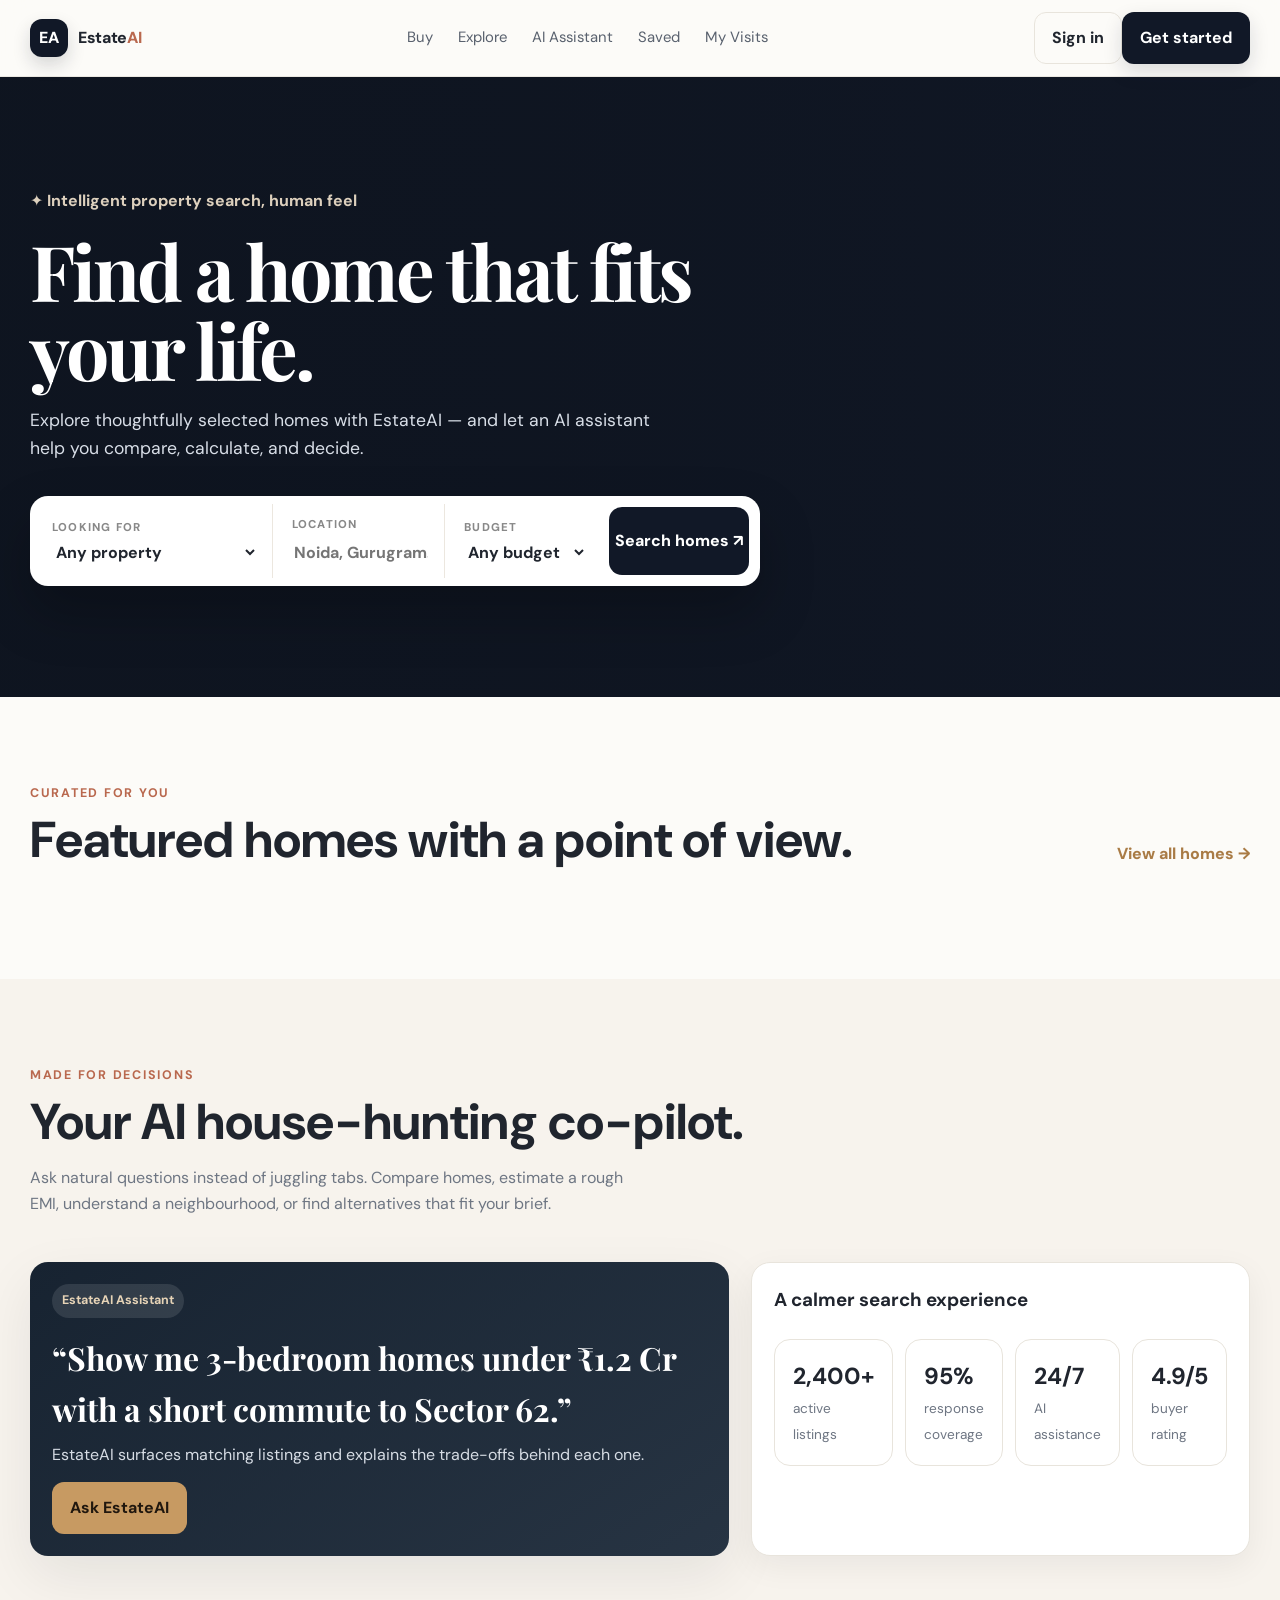
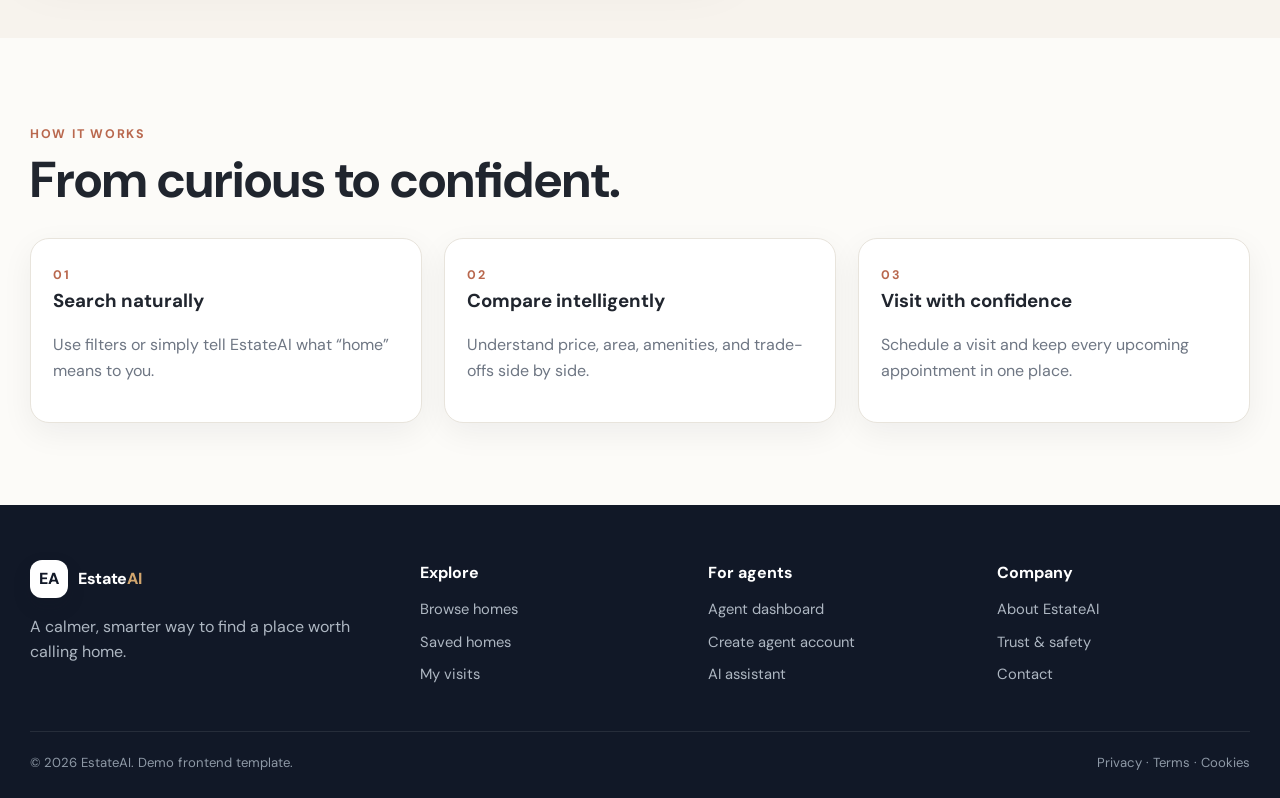
<file: frontend/index.html>
<!doctype html>
<html lang="en">
  <head>
    <meta charset="utf-8" />
    <meta name="viewport" content="width=device-width,initial-scale=1" />
    <title>EstateAI — Find a place you’ll love</title>
    <link rel="stylesheet" href="style.css" />
  </head>
  <body>
    <header class="navbar">
      <div class="container nav-inner">
        <a class="brand" href="index.html"
          ><span class="brand-mark">EA</span
          ><span>Estate<span style="color: #b9684e">AI</span></span></a
        >
        <nav class="nav-links">
          <a href="properties.html">Buy</a><a href="properties.html">Explore</a
          ><a href="chat.html">AI Assistant</a>
          <a href="saved-properties.html">Saved</a
          ><a href="my-visits.html">My Visits</a>
        </nav>
        <div class="nav-actions">
          <!-- Logged-out button -->
          <div id="guest-actions">
            <a class="btn btn-outline" href="login.html"> Sign in </a>

            <a class="btn btn-dark" href="register.html"> Get started </a>
          </div>

          <!-- Logged-in user area -->
          <div id="user-actions" class="user-menu" style="display: none">
            <div class="user-info">
              <span id="user-avatar" class="avatar">RR</span>

              <div class="user-details">
                <small>Welcome back</small>
                <span id="user-name">Rupesh Rana</span>
              </div>
            </div>

            <button id="logoutBtn" class="btn btn-outline" type="button">
              Logout
            </button>
          </div>
          <button
            class="menu-toggle"
            aria-label="Toggle navigation menu"
            aria-expanded="false"
            type="button"
          >☰</button>
        </div>
      </div>
    </header>

    <main>
      <section class="hero">
        <div class="container">
          <div class="hero-content">
            <div class="hero-kicker">
              ✦ Intelligent property search, human feel
            </div>
            <h1>Find a home that fits your life.</h1>
            <p>
              Explore thoughtfully selected homes with EstateAI — and let an AI
              assistant help you compare, calculate, and decide.
            </p>
            <form class="search-shell" action="properties.html">
              <div class="search-field">
                <label>Looking for</label
                ><select name="type">
                  <option>Any property</option>
                  <option>Apartment</option>
                  <option>Villa</option>
                  <option>Independent House</option>
                </select>
              </div>
              <div class="search-field">
                <label>Location</label
                ><input name="location" placeholder="Noida, Gurugram..." />
              </div>
              <div class="search-field">
                <label>Budget</label
                ><select name="budget">
                  <option>Any budget</option>
                  <option>Under ₹1 Cr</option>
                  <option>₹1–2 Cr</option>
                  <option>₹2–5 Cr</option>
                </select>
              </div>
              <button class="search-submit">Search homes ↗</button>
            </form>
          </div>
        </div>
      </section>

      <section class="section">
        <div class="container">
          <div class="section-head">
            <div>
              <span class="eyebrow">Curated for you</span>
              <h2>Featured homes with a point of view.</h2>
            </div>
            <a class="link-more" href="properties.html">View all homes →</a>
          </div>
          <div class="property-grid" data-featured></div>
        </div>
      </section>

      <section class="section alt">
        <div class="container">
          <div class="section-head">
            <div>
              <span class="eyebrow">Made for decisions</span>
              <h2>Your AI house-hunting co-pilot.</h2>
              <p class="section-intro">
                Ask natural questions instead of juggling tabs. Compare homes,
                estimate a rough EMI, understand a neighbourhood, or find
                alternatives that fit your brief.
              </p>
            </div>
          </div>
          <div class="dashboard-grid">
            <div class="ai-callout">
              <span
                class="badge"
                style="background: rgba(255, 255, 255, 0.11); color: #e7d4b7"
                >EstateAI Assistant</span
              >
              <h3 class="serif" style="font-size: 2rem; margin: 14px 0 6px">
                “Show me 3-bedroom homes under ₹1.2 Cr with a short commute to
                Sector 62.”
              </h3>
              <p>
                EstateAI surfaces matching listings and explains the trade-offs
                behind each one.
              </p>
              <a class="btn btn-gold" href="chat.html">Ask EstateAI</a>
            </div>
            <div class="panel">
              <h3>A calmer search experience</h3>
              <div class="stats">
                <div class="stat">
                  <strong>2,400+</strong><span>active listings</span>
                </div>
                <div class="stat">
                  <strong>95%</strong><span>response coverage</span>
                </div>
                <div class="stat">
                  <strong>24/7</strong><span>AI assistance</span>
                </div>
                <div class="stat">
                  <strong>4.9/5</strong><span>buyer rating</span>
                </div>
              </div>
            </div>
          </div>
        </div>
      </section>
      <section class="section">
        <div class="container">
          <div class="section-head">
            <div>
              <span class="eyebrow">How it works</span>
              <h2>From curious to confident.</h2>
            </div>
          </div>
          <div class="property-grid">
            <div class="panel">
              <span class="eyebrow">01</span>
              <h3>Search naturally</h3>
              <p class="muted">
                Use filters or simply tell EstateAI what “home” means to you.
              </p>
            </div>
            <div class="panel">
              <span class="eyebrow">02</span>
              <h3>Compare intelligently</h3>
              <p class="muted">
                Understand price, area, amenities, and trade-offs side by side.
              </p>
            </div>
            <div class="panel">
              <span class="eyebrow">03</span>
              <h3>Visit with confidence</h3>
              <p class="muted">
                Schedule a visit and keep every upcoming appointment in one
                place.
              </p>
            </div>
          </div>
        </div>
      </section>
    </main>
    <footer class="footer">
      <div class="container">
        <div class="footer-grid">
          <div>
            <div class="brand">
              <span class="brand-mark" style="background: #fff; color: #111827"
                >EA</span
              ><span style="color: #fff"
                >Estate<span style="color: #d1a56d">AI</span></span
              >
            </div>
            <p style="max-width: 320px; color: #aeb7c2">
              A calmer, smarter way to find a place worth calling home.
            </p>
          </div>
          <div>
            <h4>Explore</h4>
            <a href="properties.html">Browse homes</a
            ><a href="saved-properties.html">Saved homes</a
            ><a href="my-visits.html">My visits</a>
          </div>
          <div>
            <h4>For agents</h4>
            <a href="agent-dashboard.html">Agent dashboard</a
            ><a href="register.html">Create agent account</a
            ><a href="chat.html">AI assistant</a>
          </div>
          <div>
            <h4>Company</h4>
            <a href="#">About EstateAI</a><a href="#">Trust & safety</a
            ><a href="#">Contact</a>
          </div>
        </div>
        <div class="footer-bottom">
          <span>© 2026 EstateAI. Demo frontend template.</span
          ><span>Privacy · Terms · Cookies</span>
        </div>
      </div>
    </footer>
    <script src="app.js"></script>
    <script src="js/properties.js"></script>
  </body>
</html>
</file>
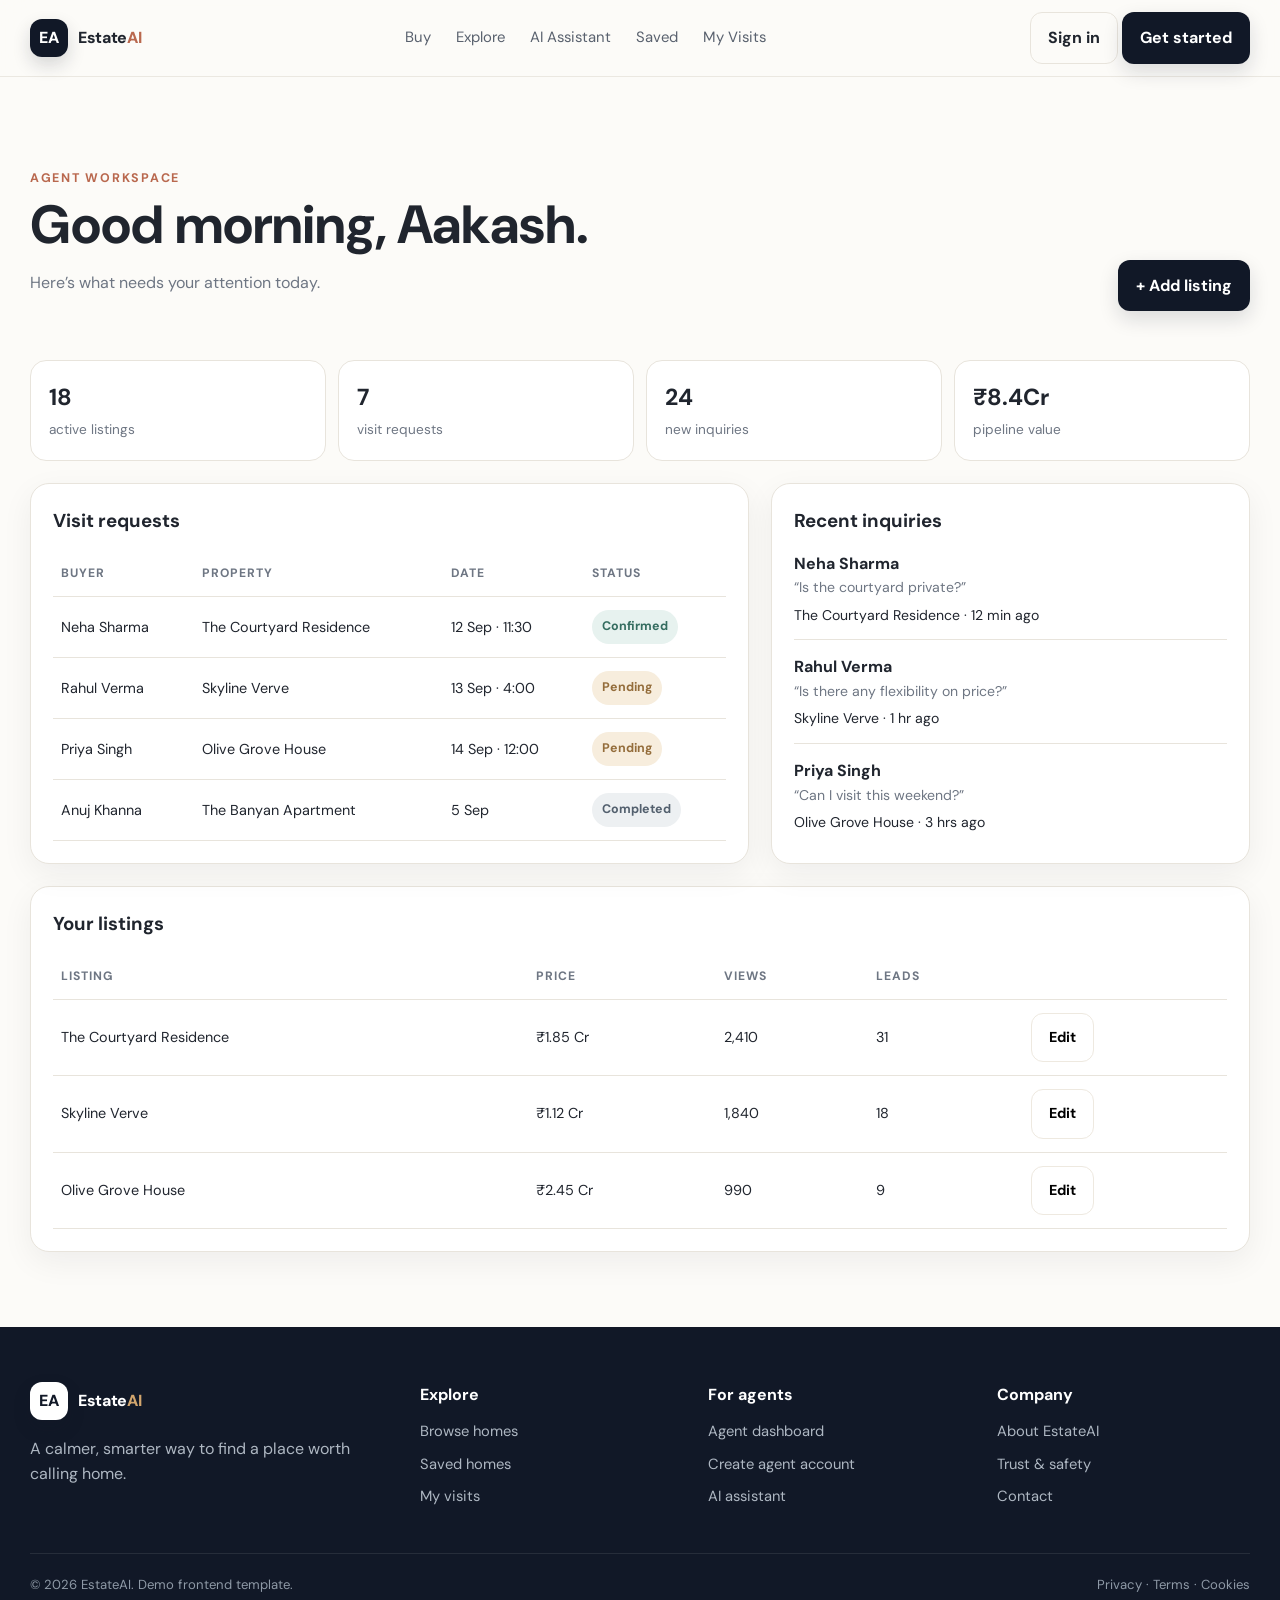
<file: frontend/agent-dashboard.html>
<!doctype html>
<html lang="en">
  <head>
    <meta charset="utf-8" />
    <meta name="viewport" content="width=device-width,initial-scale=1" />
    <title>Agent dashboard — EstateAI</title>
    <link rel="stylesheet" href="style.css" />
  </head>
  <body>
    <header class="navbar">
      <div class="container nav-inner">
        <a class="brand" href="index.html"
          ><span class="brand-mark">EA</span
          ><span>Estate<span style="color: #b9684e">AI</span></span></a
        >
        <nav class="nav-links">
          <a href="properties.html">Buy</a><a href="properties.html">Explore</a
          ><a href="chat.html">AI Assistant</a>
          <a href="saved-properties.html">Saved</a
          ><a href="my-visits.html">My Visits</a>
        </nav>
        <div class="nav-actions">
          <!-- Logged-out button -->
          <div id="guest-actions">
            <a class="btn btn-outline" href="login.html"> Sign in </a>

            <a class="btn btn-dark" href="register.html"> Get started </a>
          </div>

          <!-- Logged-in user area -->
          <div id="user-actions" class="user-menu" style="display: none">
            <div class="user-info">
              <span id="user-avatar" class="avatar">RR</span>

              <div class="user-details">
                <small>Welcome back</small>
                <span id="user-name">Rupesh Rana</span>
              </div>
            </div>

            <button id="logoutBtn" class="btn btn-outline" type="button">
              Logout
            </button>
          </div>
          <button
            class="menu-toggle"
            aria-label="Toggle navigation menu"
            aria-expanded="false"
            type="button"
          >☰</button>
        </div>
      </div>
    </header>

    <main class="page-shell">
      <div class="container">
        <div
          class="page-head"
          style="
            display: flex;
            justify-content: space-between;
            align-items: end;
            gap: 20px;
            flex-wrap: wrap;
          "
        >
          <div>
            <span class="eyebrow">Agent workspace</span>
            <h1>Good morning, Aakash.</h1>
            <p class="muted">Here’s what needs your attention today.</p>
          </div>
          <button
            class="btn btn-dark"
            onclick="EstateAI.toast('New listing form opened')"
          >
            + Add listing
          </button>
        </div>
        <div class="stats">
          <div class="stat">
            <strong>18</strong><span>active listings</span>
          </div>
          <div class="stat"><strong>7</strong><span>visit requests</span></div>
          <div class="stat"><strong>24</strong><span>new inquiries</span></div>
          <div class="stat">
            <strong>₹8.4Cr</strong><span>pipeline value</span>
          </div>
        </div>
        <div class="dashboard-grid" style="margin-top: 22px">
          <div class="panel">
            <h3>Visit requests</h3>
            <table class="table">
              <thead>
                <tr>
                  <th>Buyer</th>
                  <th>Property</th>
                  <th>Date</th>
                  <th>Status</th>
                </tr>
              </thead>
              <tbody>
                <tr>
                  <td>Neha Sharma</td>
                  <td>The Courtyard Residence</td>
                  <td>12 Sep · 11:30</td>
                  <td><span class="badge confirmed">Confirmed</span></td>
                </tr>
                <tr>
                  <td>Rahul Verma</td>
                  <td>Skyline Verve</td>
                  <td>13 Sep · 4:00</td>
                  <td><span class="badge pending">Pending</span></td>
                </tr>
                <tr>
                  <td>Priya Singh</td>
                  <td>Olive Grove House</td>
                  <td>14 Sep · 12:00</td>
                  <td><span class="badge pending">Pending</span></td>
                </tr>
                <tr>
                  <td>Anuj Khanna</td>
                  <td>The Banyan Apartment</td>
                  <td>5 Sep</td>
                  <td><span class="badge completed">Completed</span></td>
                </tr>
              </tbody>
            </table>
          </div>
          <div class="panel">
            <h3>Recent inquiries</h3>
            <div style="display: grid; gap: 14px">
              <div
                style="
                  padding-bottom: 13px;
                  border-bottom: 1px solid var(--line);
                "
              >
                <strong>Neha Sharma</strong>
                <div class="small muted">“Is the courtyard private?”</div>
                <div class="small" style="margin-top: 5px">
                  The Courtyard Residence · 12 min ago
                </div>
              </div>
              <div
                style="
                  padding-bottom: 13px;
                  border-bottom: 1px solid var(--line);
                "
              >
                <strong>Rahul Verma</strong>
                <div class="small muted">
                  “Is there any flexibility on price?”
                </div>
                <div class="small" style="margin-top: 5px">
                  Skyline Verve · 1 hr ago
                </div>
              </div>
              <div>
                <strong>Priya Singh</strong>
                <div class="small muted">“Can I visit this weekend?”</div>
                <div class="small" style="margin-top: 5px">
                  Olive Grove House · 3 hrs ago
                </div>
              </div>
            </div>
          </div>
        </div>
        <div class="panel" style="margin-top: 22px">
          <h3>Your listings</h3>
          <table class="table">
            <thead>
              <tr>
                <th>Listing</th>
                <th>Price</th>
                <th>Views</th>
                <th>Leads</th>
                <th></th>
              </tr>
            </thead>
            <tbody>
              <tr>
                <td>The Courtyard Residence</td>
                <td>₹1.85 Cr</td>
                <td>2,410</td>
                <td>31</td>
                <td>
                  <button
                    class="btn btn-light"
                    onclick="EstateAI.toast('Edit listing opened')"
                  >
                    Edit
                  </button>
                </td>
              </tr>
              <tr>
                <td>Skyline Verve</td>
                <td>₹1.12 Cr</td>
                <td>1,840</td>
                <td>18</td>
                <td>
                  <button
                    class="btn btn-light"
                    onclick="EstateAI.toast('Edit listing opened')"
                  >
                    Edit
                  </button>
                </td>
              </tr>
              <tr>
                <td>Olive Grove House</td>
                <td>₹2.45 Cr</td>
                <td>990</td>
                <td>9</td>
                <td>
                  <button
                    class="btn btn-light"
                    onclick="EstateAI.toast('Edit listing opened')"
                  >
                    Edit
                  </button>
                </td>
              </tr>
            </tbody>
          </table>
        </div>
      </div>
    </main>
    <footer class="footer">
      <div class="container">
        <div class="footer-grid">
          <div>
            <div class="brand">
              <span class="brand-mark" style="background: #fff; color: #111827"
                >EA</span
              ><span style="color: #fff"
                >Estate<span style="color: #d1a56d">AI</span></span
              >
            </div>
            <p style="max-width: 320px; color: #aeb7c2">
              A calmer, smarter way to find a place worth calling home.
            </p>
          </div>
          <div>
            <h4>Explore</h4>
            <a href="properties.html">Browse homes</a
            ><a href="saved-properties.html">Saved homes</a
            ><a href="my-visits.html">My visits</a>
          </div>
          <div>
            <h4>For agents</h4>
            <a href="agent-dashboard.html">Agent dashboard</a
            ><a href="register.html">Create agent account</a
            ><a href="chat.html">AI assistant</a>
          </div>
          <div>
            <h4>Company</h4>
            <a href="#">About EstateAI</a><a href="#">Trust & safety</a
            ><a href="#">Contact</a>
          </div>
        </div>
        <div class="footer-bottom">
          <span>© 2026 EstateAI. Demo frontend template.</span
          ><span>Privacy · Terms · Cookies</span>
        </div>
      </div>
    </footer>
    <script src="app.js"></script>
  </body>
</html>
</file>
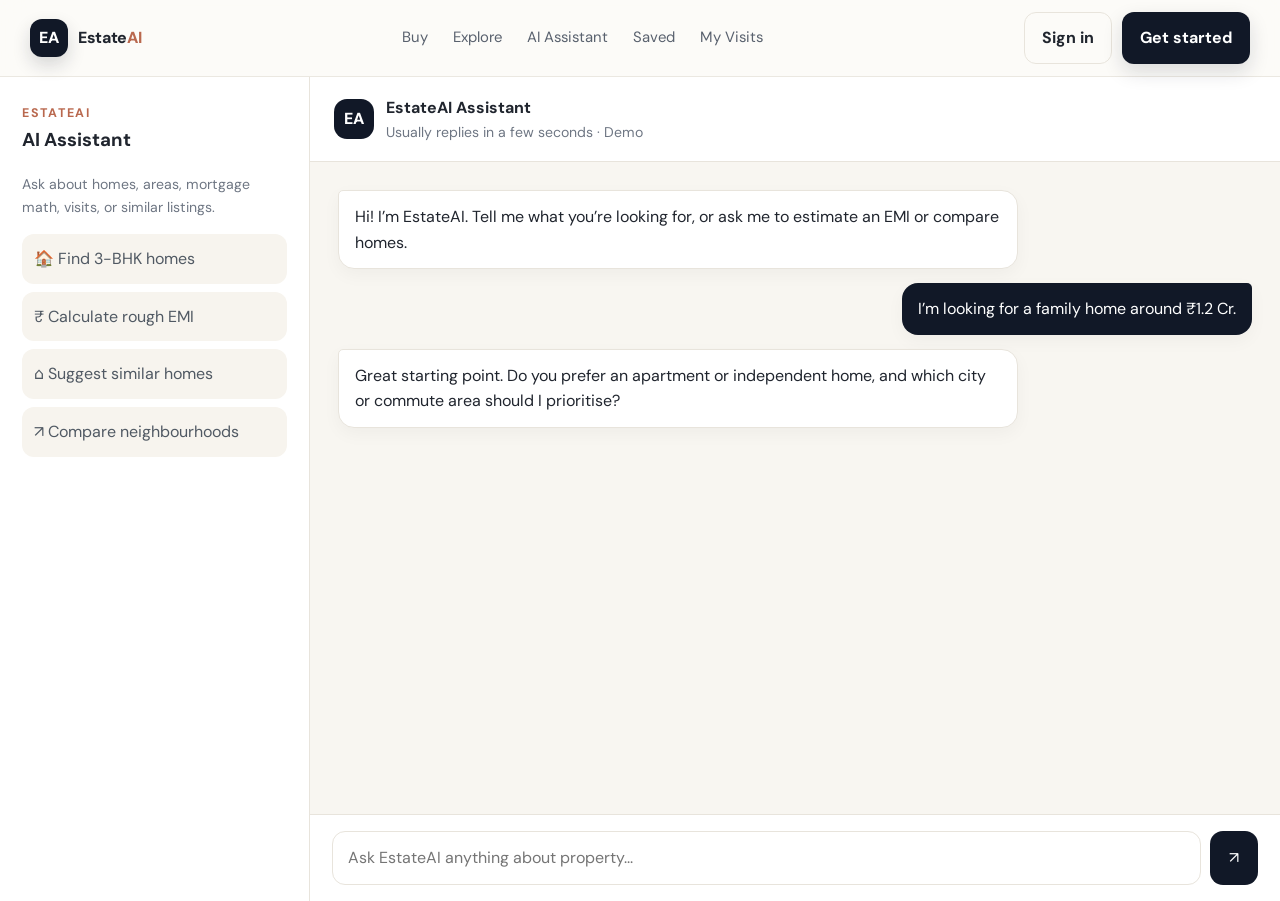
<file: frontend/chat.html>
<!doctype html>
<html lang="en">
  <head>
    <meta charset="utf-8" />
    <meta name="viewport" content="width=device-width,initial-scale=1" />
    <title>EstateAI Assistant</title>
    <link rel="stylesheet" href="style.css" />
  </head>
  <body>
    <header class="navbar">
      <div class="container nav-inner">
        <a class="brand" href="index.html"
          ><span class="brand-mark">EA</span
          ><span>Estate<span style="color: #b9684e">AI</span></span></a
        >
        <nav class="nav-links">
          <a href="properties.html">Buy</a><a href="properties.html">Explore</a
          ><a href="chat.html">AI Assistant</a>
          <a href="saved-properties.html">Saved</a
          ><a href="my-visits.html">My Visits</a>
        </nav>
        <div class="nav-actions">
          <a class="btn btn-outline" href="login.html">Sign in</a>
          <a class="btn btn-dark" href="register.html">Get started</a>
          <button
            class="menu-toggle"
            aria-label="Toggle navigation menu"
            aria-expanded="false"
            type="button"
          >☰</button>
        </div>
      </div>
    </header>

    <main class="chat-shell">
      <aside class="chat-side">
        <span class="eyebrow">EstateAI</span>
        <h3>AI Assistant</h3>
        <p class="small muted">
          Ask about homes, areas, mortgage math, visits, or similar listings.
        </p>
        <div class="chat-history">
          <button data-prompt="Show me 3-bedroom homes under ₹1.2 Cr in Noida">
            🏠 Find 3-BHK homes</button
          ><button
            data-prompt="Calculate a rough EMI for ₹1.2 Cr with 20% down for 20 years"
          >
            ₹ Calculate rough EMI</button
          ><button data-prompt="Suggest similar properties to Skyline Verve">
            ⌂ Suggest similar homes</button
          ><button
            data-prompt="Which neighbourhood is best for a short commute to Sector 62?"
          >
            ↗ Compare neighbourhoods
          </button>
        </div>
      </aside>
      <section class="chat-main">
        <div class="chat-top">
          <div class="ai-avatar">EA</div>
          <div>
            <strong>EstateAI Assistant</strong>
            <div class="small muted">
              Usually replies in a few seconds · Demo
            </div>
          </div>
        </div>
        <div class="chat-messages" id="chatMessages">
          <div class="bubble ai">
            Hi! I’m EstateAI. Tell me what you’re looking for, or ask me to
            estimate an EMI or compare homes.
          </div>
          <div class="bubble user">
            I’m looking for a family home around ₹1.2 Cr.
          </div>
          <div class="bubble ai">
            Great starting point. Do you prefer an apartment or independent
            home, and which city or commute area should I prioritise?
          </div>
        </div>
        <form class="chat-input" id="chatForm">
          <input
            id="chatInput"
            placeholder="Ask EstateAI anything about property..."
            autocomplete="off"
          /><button aria-label="Send">↗</button>
        </form>
      </section>
    </main>
    <script src="app.js"></script>
    <script src="js/properties.js"></script>
  </body>
</html>
</file>
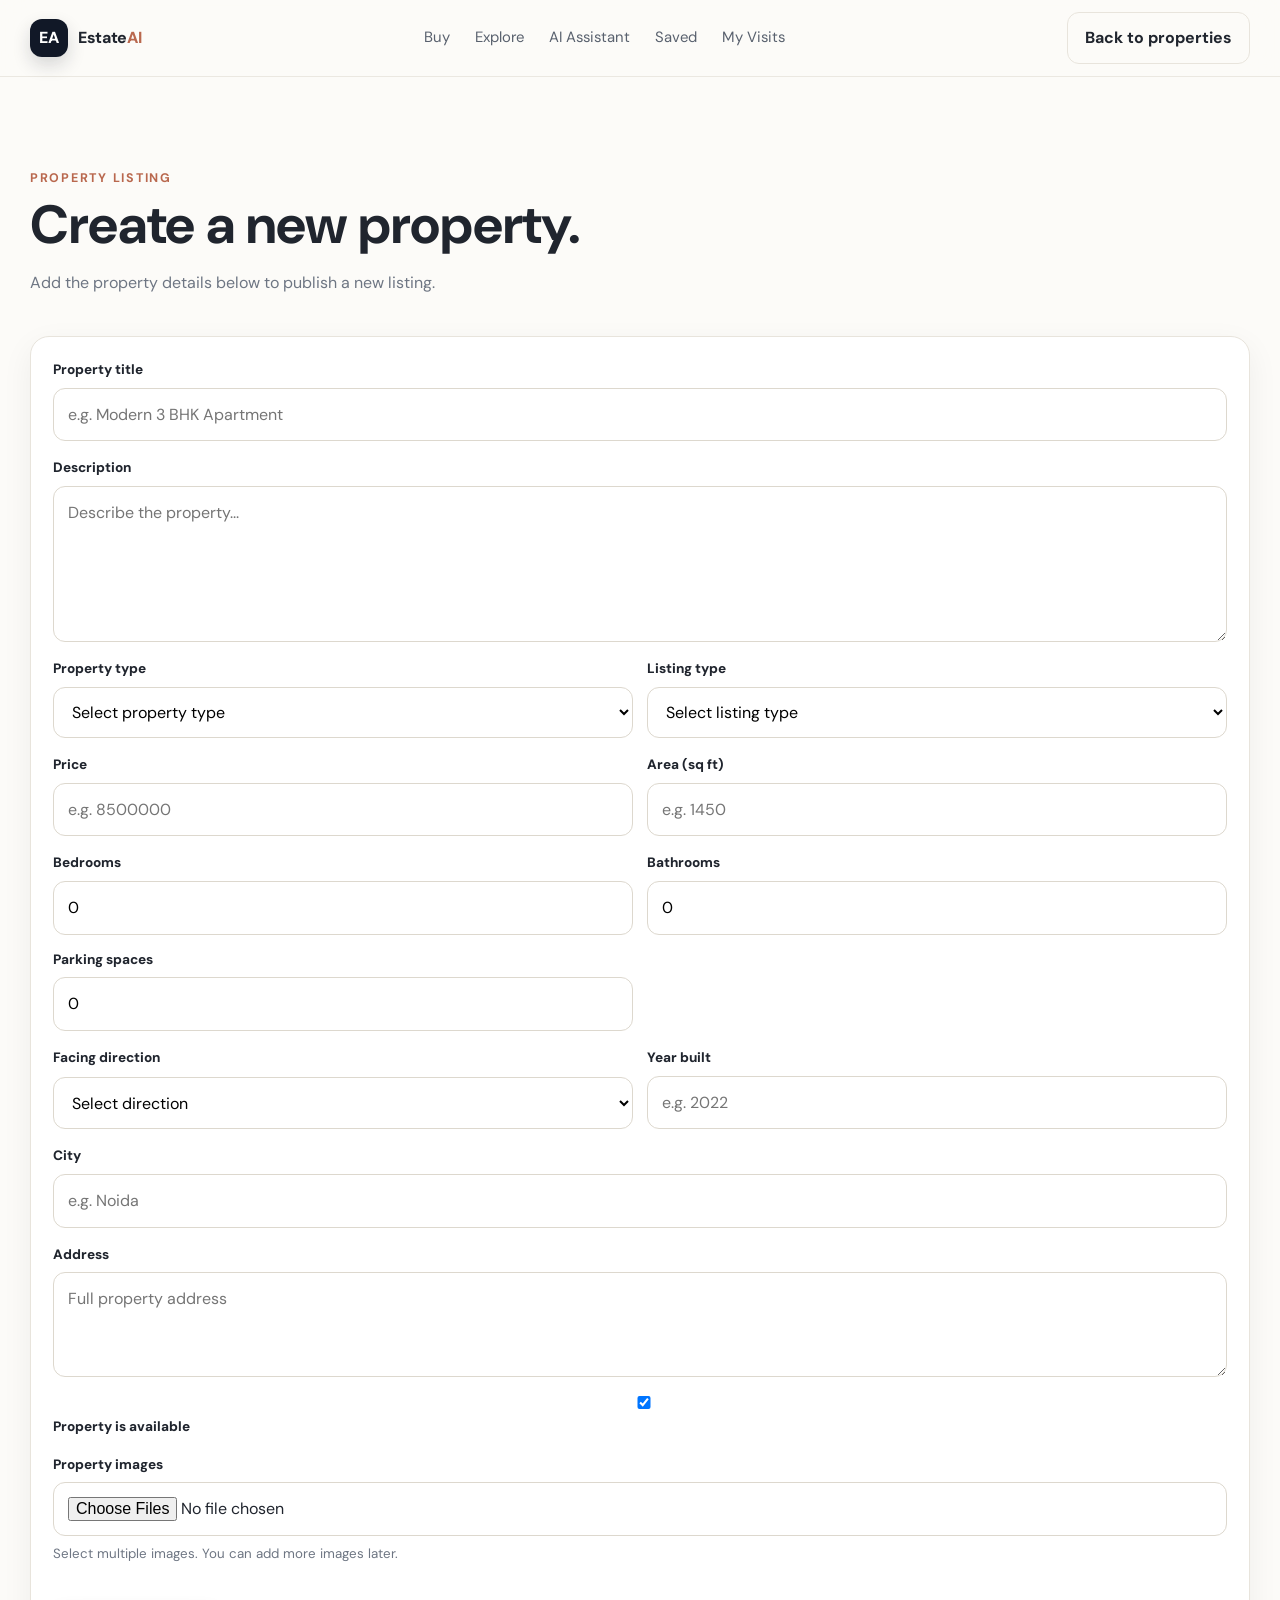
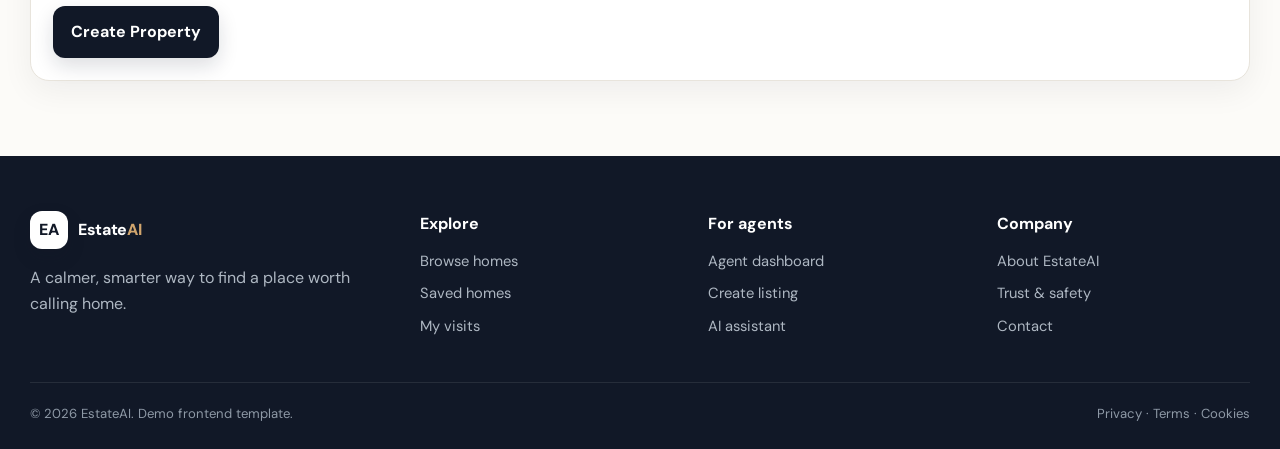
<file: frontend/create-property.html>
<!doctype html>

<html lang="en">
  <head>
    <meta charset="utf-8" />
    <meta name="viewport" content="width=device-width,initial-scale=1" />

    <title>Create Property — EstateAI</title>

    <link rel="stylesheet" href="style.css" />
  </head>

  <body>
    <!-- ================= NAVBAR ================= -->

    <header class="navbar">
      <div class="container nav-inner">
        <a class="brand" href="index.html">
          <span class="brand-mark">EA</span>
          <span>Estate<span style="color: #b9684e">AI</span></span>
        </a>

        <nav class="nav-links">
          <a href="properties.html">Buy</a>
          <a href="properties.html">Explore</a>
          <a href="chat.html">AI Assistant</a>
          <a href="saved-properties.html">Saved</a>
          <a href="my-visits.html">My Visits</a>
        </nav>

        <div class="nav-actions">
          <a class="btn btn-outline" href="properties.html">
            Back to properties
          </a>

          <button
            class="menu-toggle"
            aria-label="Toggle navigation menu"
            aria-expanded="false"
            type="button"
          >
            ☰
          </button>
        </div>
      </div>
    </header>

    <!-- ================= MAIN ================= -->

    <main class="page-shell">
      <div class="container">
        <div class="page-head">
          <span class="eyebrow"> Property listing </span>

          <h1>Create a new property.</h1>

          <p class="muted">
            Add the property details below to publish a new listing.
          </p>
        </div>

        <!-- ================= FORM ================= -->

        <section class="panel">
          <form id="create-property-form" class="form-grid">
            <!-- Title -->

            <div class="field">
              <label for="title"> Property title </label>

              <input
                id="title"
                name="title"
                type="text"
                placeholder="e.g. Modern 3 BHK Apartment"
                required
              />
            </div>

            <!-- Description -->

            <div class="field">
              <label for="description"> Description </label>

              <textarea
                id="description"
                name="description"
                rows="5"
                placeholder="Describe the property..."
                required
              ></textarea>
            </div>

            <!-- Property type + Listing type -->

            <div class="form-row">
              <div class="field">
                <label for="property_type"> Property type </label>

                <select id="property_type" name="property_type" required>
                  <option value="">Select property type</option>

                  <option value="apartment">Apartment</option>

                  <option value="house">House</option>

                  <option value="villa">Villa</option>

                  <option value="plot">Plot</option>

                  <option value="commercial">Commercial</option>
                </select>
              </div>

              <div class="field">
                <label for="listing_type"> Listing type </label>

                <select id="listing_type" name="listing_type" required>
                  <option value="">Select listing type</option>

                  <option value="sale">For Sale</option>

                  <option value="rent">For Rent</option>
                </select>
              </div>
            </div>

            <!-- Price + Area -->

            <div class="form-row">
              <div class="field">
                <label for="price"> Price </label>

                <input
                  id="price"
                  name="price"
                  type="number"
                  min="0"
                  step="0.01"
                  placeholder="e.g. 8500000"
                  required
                />
              </div>

              <div class="field">
                <label for="area_sqft"> Area (sq ft) </label>

                <input
                  id="area_sqft"
                  name="area_sqft"
                  type="number"
                  min="0"
                  placeholder="e.g. 1450"
                  required
                />
              </div>
            </div>

            <!-- Bedrooms + Bathrooms + Parking -->

            <div class="form-row">
              <div class="field">
                <label for="bedrooms"> Bedrooms </label>

                <input
                  id="bedrooms"
                  name="bedrooms"
                  type="number"
                  min="0"
                  value="0"
                />
              </div>

              <div class="field">
                <label for="bathrooms"> Bathrooms </label>

                <input
                  id="bathrooms"
                  name="bathrooms"
                  type="number"
                  min="0"
                  value="0"
                />
              </div>

              <div class="field">
                <label for="parking_spaces"> Parking spaces </label>

                <input
                  id="parking_spaces"
                  name="parking_spaces"
                  type="number"
                  min="0"
                  value="0"
                />
              </div>
            </div>

            <!-- Facing + Year -->

            <div class="form-row">
              <div class="field">
                <label for="facing_direction"> Facing direction </label>

                <select id="facing_direction" name="facing_direction" required>
                  <option value="">Select direction</option>

                  <option value="north">North</option>

                  <option value="south">South</option>

                  <option value="east">East</option>

                  <option value="west">West</option>

                  <option value="northeast">Northeast</option>

                  <option value="northwest">Northwest</option>

                  <option value="southeast">Southeast</option>

                  <option value="southwest">Southwest</option>
                </select>
              </div>

              <div class="field">
                <label for="year_built"> Year built </label>

                <input
                  id="year_built"
                  name="year_built"
                  type="number"
                  min="1800"
                  max="2100"
                  placeholder="e.g. 2022"
                />
              </div>
            </div>

            <!-- City -->

            <div class="field">
              <label for="city"> City </label>

              <input
                id="city"
                name="city"
                type="text"
                placeholder="e.g. Noida"
                required
              />
            </div>

            <!-- Address -->

            <div class="field">
              <label for="address"> Address </label>

              <textarea
                id="address"
                name="address"
                rows="3"
                placeholder="Full property address"
                required
              ></textarea>
            </div>

            <!-- Availability -->

            <div class="field">
              <label>
                <input
                  id="is_available"
                  name="is_available"
                  type="checkbox"
                  checked
                />

                Property is available
              </label>
            </div>

            <div class="field">
              <label for="property-images"> Property images </label>

              <input
                id="property-images"
                type="file"
                accept="image/*"
                multiple
              />

              <small class="muted">
                Select multiple images. You can add more images later.
              </small>
            </div>

            <div
              id="image-preview"
              style="
                display: grid;
                grid-template-columns: repeat(auto-fill, minmax(140px, 1fr));
                gap: 14px;
                margin-top: 10px;
              "
            ></div>

            <!-- Error / Success -->

            <div id="form-message" class="small" style="display: none"></div>

            <!-- Submit -->

            <div>
              <button
                id="create-property-btn"
                class="btn btn-dark"
                type="submit"
              >
                Create Property
              </button>
            </div>
          </form>
        </section>
      </div>
    </main>

    <!-- ================= FOOTER ================= -->

    <footer class="footer">
      <div class="container">
        <div class="footer-grid">
          <div>
            <div class="brand">
              <span class="brand-mark" style="background: #fff; color: #111827">
                EA
              </span>

              <span style="color: #fff">
                Estate<span style="color: #d1a56d">AI</span>
              </span>
            </div>

            <p style="max-width: 320px; color: #aeb7c2">
              A calmer, smarter way to find a place worth calling home.
            </p>
          </div>

          <div>
            <h4>Explore</h4>

            <a href="properties.html"> Browse homes </a>

            <a href="saved-properties.html"> Saved homes </a>

            <a href="my-visits.html"> My visits </a>
          </div>

          <div>
            <h4>For agents</h4>

            <a href="agent-dashboard.html"> Agent dashboard </a>

            <a href="create-property.html"> Create listing </a>

            <a href="chat.html"> AI assistant </a>
          </div>

          <div>
            <h4>Company</h4>

            <a href="#"> About EstateAI </a>

            <a href="#"> Trust & safety </a>

            <a href="#"> Contact </a>
          </div>
        </div>

        <div class="footer-bottom">
          <span> © 2026 EstateAI. Demo frontend template. </span>

          <span> Privacy · Terms · Cookies </span>
        </div>
      </div>
    </footer>

    <!-- ================= JS ================= -->

    <script src="js/api.js"></script>
    <script src="js/create-property.js"></script>
    <script src="app.js"></script>
  </body>
</html>
</file>
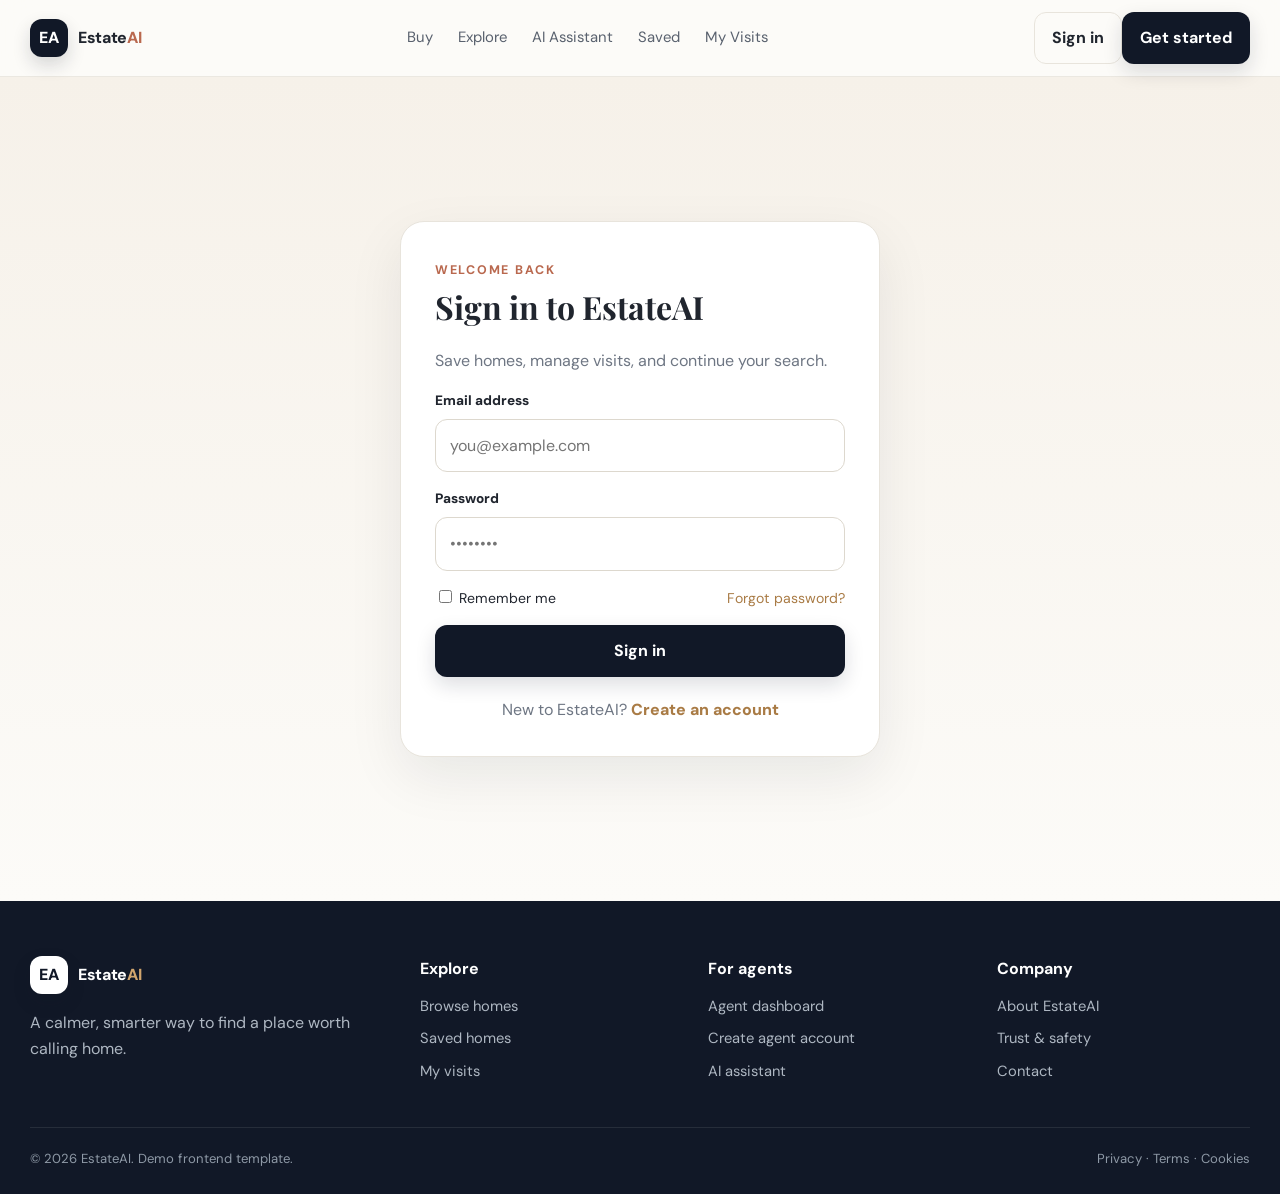
<file: frontend/login.html>
<!doctype html>
<html lang="en">
  <head>
    <meta charset="utf-8" />
    <meta name="viewport" content="width=device-width,initial-scale=1" />
    <title>Sign in — EstateAI</title>
    <link rel="stylesheet" href="style.css" />
  </head>
  <body>
    <header class="navbar">
      <div class="container nav-inner">
        <a class="brand" href="index.html"
          ><span class="brand-mark">EA</span
          ><span>Estate<span style="color: #b9684e">AI</span></span></a
        >
        <nav class="nav-links">
          <a href="properties.html">Buy</a><a href="properties.html">Explore</a
          ><a href="chat.html">AI Assistant</a>
          <a href="saved-properties.html">Saved</a
          ><a href="my-visits.html">My Visits</a>
        </nav>
        <div class="nav-actions">
          <!-- Logged-out button -->
          <div id="guest-actions">
            <a class="btn btn-outline" href="login.html"> Sign in </a>

            <a class="btn btn-dark" href="register.html"> Get started </a>
          </div>

          <!-- Logged-in user area -->
          <div id="user-actions" class="user-menu" style="display: none">
            <div class="user-info">
              <span id="user-avatar" class="avatar">RR</span>

              <div class="user-details">
                <small>Welcome back</small>
                <span id="user-name">Rupesh Rana</span>
              </div>
            </div>

            <button id="logoutBtn" class="btn btn-outline" type="button">
              Logout
            </button>
          </div>
          <button
            class="menu-toggle"
            aria-label="Toggle navigation menu"
            aria-expanded="false"
            type="button"
          >☰</button>
        </div>
      </div>
    </header>

    <main class="auth-wrap">
      <section class="auth-card">
        <span class="eyebrow">Welcome back</span>
        <h1 class="serif">Sign in to EstateAI</h1>
        <p class="muted">
          Save homes, manage visits, and continue your search.
        </p>

       <form class="form-grid" id="loginForm">
          <div class="field">
              <label>Email address</label>
              <input
                  id="loginEmail"
                  type="email"
                  placeholder="you@example.com"
                  required
              />
          </div>

          <div class="field">
              <label>Password</label>
              <input
                  id="loginPassword"
                  type="password"
                  placeholder="••••••••"
                  required
              />
          </div>

          <div
              style="
                  display: flex;
                  justify-content: space-between;
                  align-items: center;
              "
          >
              <label class="small">
                  <input type="checkbox" />
                  Remember me
              </label>

              <a
                  class="small"
                  style="color: var(--gold-dark)"
                  href="#"
              >
                  Forgot password?
              </a>
          </div>

          <button type="submit" class="btn btn-dark btn-block">
              Sign in
          </button>
      </form>
        <div style="text-align: center; margin-top: 20px; color: var(--muted)">
          New to EstateAI?
          <a
            href="register.html"
            style="color: var(--gold-dark); font-weight: 800"
            >Create an account</a
          >
        </div>
      </section>
    </main>
    <footer class="footer">
      <div class="container">
        <div class="footer-grid">
          <div>
            <div class="brand">
              <span class="brand-mark" style="background: #fff; color: #111827"
                >EA</span
              ><span style="color: #fff"
                >Estate<span style="color: #d1a56d">AI</span></span
              >
            </div>
            <p style="max-width: 320px; color: #aeb7c2">
              A calmer, smarter way to find a place worth calling home.
            </p>
          </div>
          <div>
            <h4>Explore</h4>
            <a href="properties.html">Browse homes</a
            ><a href="saved-properties.html">Saved homes</a
            ><a href="my-visits.html">My visits</a>
          </div>
          <div>
            <h4>For agents</h4>
            <a href="agent-dashboard.html">Agent dashboard</a
            ><a href="register.html">Create agent account</a
            ><a href="chat.html">AI assistant</a>
          </div>
          <div>
            <h4>Company</h4>
            <a href="#">About EstateAI</a><a href="#">Trust & safety</a
            ><a href="#">Contact</a>
          </div>
        </div>
        <div class="footer-bottom">
          <span>© 2026 EstateAI. Demo frontend template.</span
          ><span>Privacy · Terms · Cookies</span>
        </div>
      </div>
    </footer>
    <script src="js/api.js"></script>
    <script src="js/login.js"></script>
    <script src="app.js"></script>
    <script src="js/properties.js"></script>
  </body>
</html>
</file>
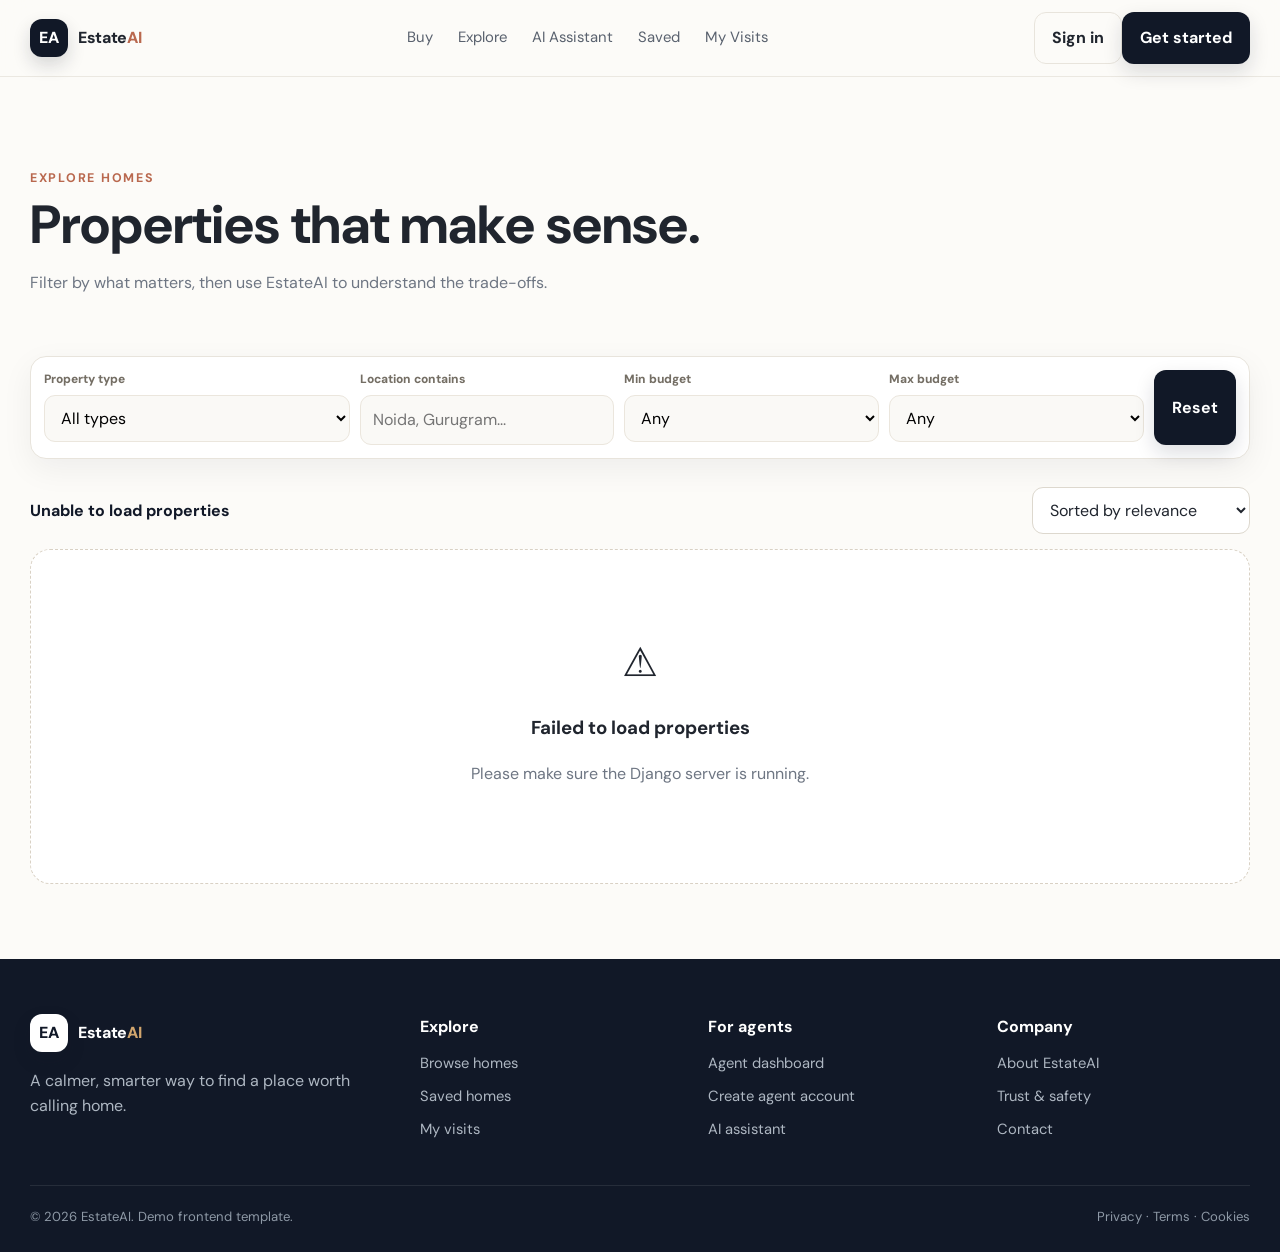
<file: frontend/properties.html>
<!doctype html>
<html lang="en">
  <head>
    <meta charset="utf-8" />
    <meta name="viewport" content="width=device-width,initial-scale=1" />
    <title>Browse properties — EstateAI</title>
    <link rel="stylesheet" href="style.css" />
  </head>
  <body class="properties-page">
    <header class="navbar">
      <div class="container nav-inner">
        <a class="brand" href="index.html"
          ><span class="brand-mark">EA</span
          ><span>Estate<span style="color: #b9684e">AI</span></span></a
        >
        <nav class="nav-links">
          <a href="properties.html">Buy</a><a href="properties.html">Explore</a
          ><a href="chat.html">AI Assistant</a>
          <a href="saved-properties.html">Saved</a
          ><a href="my-visits.html">My Visits</a>
        </nav>
        <div class="nav-actions">
          <!-- Logged-out button -->
          <div id="guest-actions">
            <a class="btn btn-outline" href="login.html"> Sign in </a>

            <a class="btn btn-dark" href="register.html"> Get started </a>
          </div>

          <!-- Logged-in user area -->
          <div id="user-actions" class="user-menu" style="display: none">
            <div class="user-info">
              <span id="user-avatar" class="avatar">RR</span>

              <div class="user-details">
                <small>Welcome back</small>
                <span id="user-name">Rupesh Rana</span>
              </div>
            </div>

            <button id="logoutBtn" class="btn btn-outline" type="button">
              Logout
            </button>
          </div>
          <button
            class="menu-toggle"
            aria-label="Toggle navigation menu"
            aria-expanded="false"
            type="button"
          >☰</button>
        </div>
      </div>
    </header>

    <main class="page-shell">
      <div class="container">
        <div class="page-head">
          <span class="eyebrow">Explore homes</span>
          <h1>Properties that make sense.</h1>
          <p class="muted">
            Filter by what matters, then use EstateAI to understand the
            trade-offs.
          </p>
        </div>

        <div class="filters">
          <!-- ============ Filter by Property Type ============= -->
          <div class="filter-item">
            <label>Property type</label>
            <select id="filterType">
              <option value="">All types</option>
              <option value="apartment">Apartment</option>
              <option value="villa">Villa</option>
              <option value="house">House</option>
              <option value="plot">Plot</option>
              <option value="commercial">Commercial</option>
            </select>
          </div>

          <!-- ============ Filter by Location -->
          <div class="filter-item">
            <label>Location contains</label>
            <input id="filterLocation" placeholder="Noida, Gurugram..." />
          </div>

          <!-- ============== Filter by Min Price =============== -->
          <div class="filter-item">
            <label>Min budget</label
            ><select id="filterMin">
              <option value="0">Any</option>
              <option value="8000000">₹80L</option>
              <option value="10000000">₹1Cr</option>
              <option value="15000000">₹1.5Cr</option>
              <option value="20000000">₹2Cr</option>
            </select>
          </div>

          <!-- ============== Filter by Min Price =============== -->
          <div class="filter-item">
            <label>Max budget</label
            ><select id="filterMax">
              <option value="">Any</option>
              <option value="10000000">₹1Cr</option>
              <option value="15000000">₹1.5Cr</option>
              <option value="20000000">₹2Cr</option>
              <option value="35000000">₹3.5Cr</option>
            </select>
          </div>
          <button
            class="btn btn-dark"
            onclick="
              document.querySelector('#filterType').value = '';
              document.querySelector('#filterLocation').value = '';
              document.querySelector('#filterMin').value = '0';
              document.querySelector('#filterMax').value = '';
              document
                .querySelectorAll('.filters select,.filters input')
                .forEach((x) => x.dispatchEvent(new Event('input')));
            "
          >
            Reset
          </button>
        </div>
        <div class="results-toolbar">
          <strong id="resultCount"></strong>
          <select id="sortBy">
            <option value="">Sorted by relevance</option>
            <option value="price">Price: Low to High</option>
            <option value="-price">Price: High to Low</option>
            <option value="-created_at">Newest</option>
            <option value="area_sqft">Area: Small to Large</option>
            <option value="-area_sqft">Area: Large to Small</option>
          </select>
        </div>

        <div class="property-grid" data-properties></div>
      </div>
    </main>

    <!-- ============== Footer ================= -->
    <footer class="footer">
      <div class="container">
        <div class="footer-grid">
          <div>
            <div class="brand">
              <span class="brand-mark" style="background: #fff; color: #111827"
                >EA</span
              ><span style="color: #fff"
                >Estate<span style="color: #d1a56d">AI</span></span
              >
            </div>
            <p style="max-width: 320px; color: #aeb7c2">
              A calmer, smarter way to find a place worth calling home.
            </p>
          </div>
          <div>
            <h4>Explore</h4>
            <a href="properties.html">Browse homes</a
            ><a href="saved-properties.html">Saved homes</a
            ><a href="my-visits.html">My visits</a>
          </div>
          <div>
            <h4>For agents</h4>
            <a href="agent-dashboard.html">Agent dashboard</a
            ><a href="register.html">Create agent account</a
            ><a href="chat.html">AI assistant</a>
          </div>
          <div>
            <h4>Company</h4>
            <a href="#">About EstateAI</a><a href="#">Trust & safety</a
            ><a href="#">Contact</a>
          </div>
        </div>
        <div class="footer-bottom">
          <span>© 2026 EstateAI. Demo frontend template.</span
          ><span>Privacy · Terms · Cookies</span>
        </div>
      </div>
    </footer>

    <!-- ======================== Footer END ================= -->
    <script src="js/api.js"></script>
    <script src="js/properties.js"></script>
    <script src="app.js"></script>
  </body>
</html>
</file>
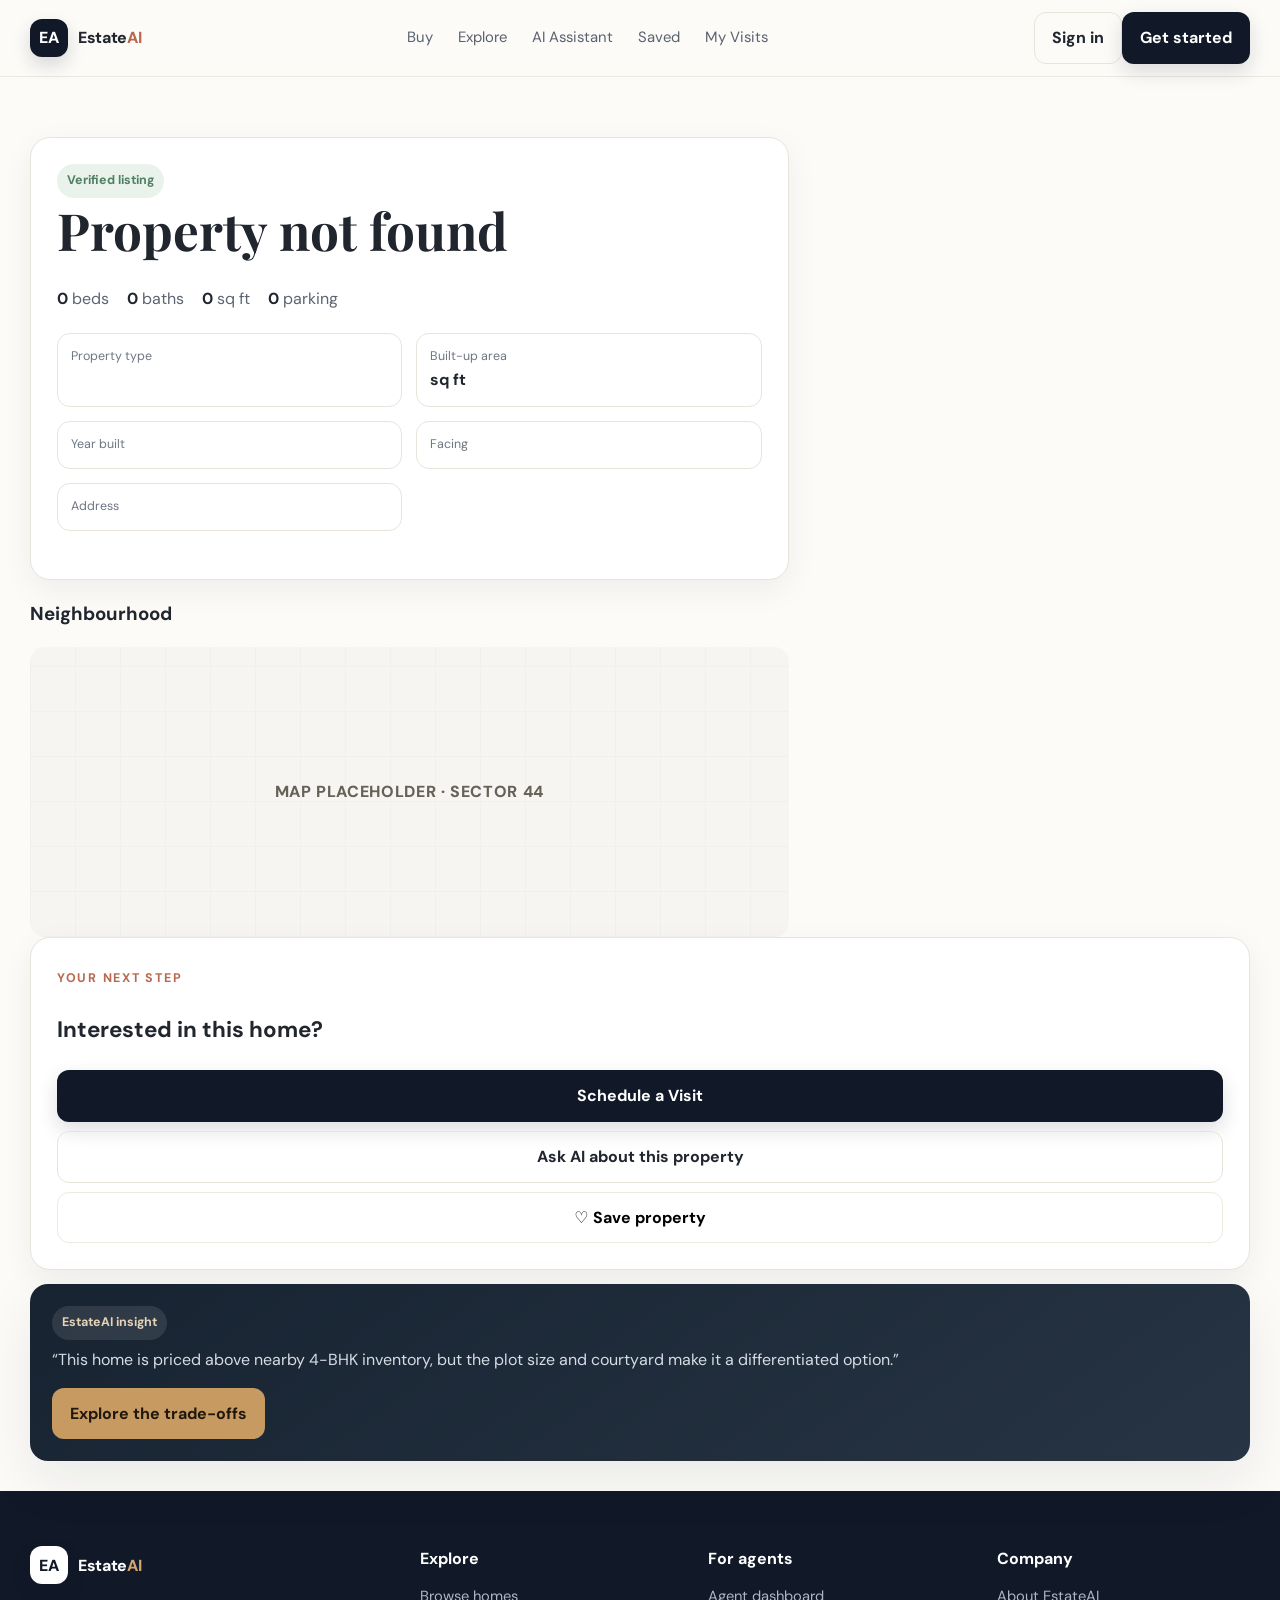
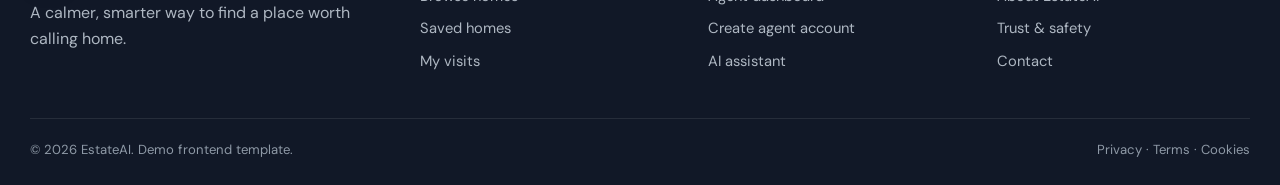
<file: frontend/property-detail.html>
<!doctype html>
<html lang="en">
  <head>
    <meta charset="utf-8" />
    <meta name="viewport" content="width=device-width,initial-scale=1" />
    <title>The Courtyard Residence — EstateAI</title>
    <link rel="stylesheet" href="style.css?v=2" />
  </head>
  <body>
    <header class="navbar">
      <div class="container nav-inner">
        <a class="brand" href="index.html"
          ><span class="brand-mark">EA</span
          ><span>Estate<span style="color: #b9684e">AI</span></span></a
        >
        <nav class="nav-links">
          <a href="properties.html">Buy</a><a href="properties.html">Explore</a
          ><a href="chat.html">AI Assistant</a>
          <a href="saved-properties.html">Saved</a
          ><a href="my-visits.html">My Visits</a>
        </nav>
        <div class="nav-actions">
          <!-- Logged-out button -->
          <div id="guest-actions">
            <a class="btn btn-outline" href="login.html"> Sign in </a>

            <a class="btn btn-dark" href="register.html"> Get started </a>
          </div>

          <!-- Logged-in user area -->
          <div id="user-actions" class="user-menu" style="display: none">
            <div class="user-info">
              <span id="user-avatar" class="avatar">RR</span>

              <div class="user-details">
                <small>Welcome back</small>
                <span id="user-name">Rupesh Rana</span>
              </div>
            </div>

            <button id="logoutBtn" class="btn btn-outline" type="button">
              Logout
            </button>
          </div>
          <button
            class="menu-toggle"
            aria-label="Toggle navigation menu"
            aria-expanded="false"
            type="button"
          >☰</button>
        </div>
      </div>
    </header>

    <main class="detail-hero">
      <div class="container">
        <!-- <div class="gallery">
          <img
            src="https://images.unsplash.com/photo-1600585154340-be6161a56a0c?auto=format&fit=crop&w=1400&q=85"
            alt="Living room"
          />
          <img
            src="https://images.unsplash.com/photo-1600607688969-a5bfcd646154?auto=format&fit=crop&w=900&q=85"
            alt="Bedroom"
          />
          <img
            src="https://images.unsplash.com/photo-1600566753190-17f0baa2a6c3?auto=format&fit=crop&w=900&q=85"
            alt="Exterior"
          />
          <img
            src="https://images.unsplash.com/photo-1600607687920-4e2a09cf159d?auto=format&fit=crop&w=900&q=85"
            alt="Kitchen"
          />
          <img
            src="https://images.unsplash.com/photo-1600047509807-ba8f99d2cdde?auto=format&fit=crop&w=900&q=85"
            alt="Terrace"
          />
        </div> -->

<!-- ====================== Property Details Fields ====================== -->
        <div class="gallery" id="propertyGallery"></div>
        <div class="detail-layout">
          <div>
            <div class="detail-panel">
              <span class="badge success">Verified listing</span>
              <!-- <h1 class="detail-title">The Courtyard Residence</h1> -->
              <h1 class="detail-title" id="detailTitle"></h1>
              <!-- <div class="location">Sector 44, Noida · Central Noida</div> -->
              <div class="location" id="detailLocation"></div>
              <!-- <div class="detail-price">₹1.85 Cr</div> -->
              <div class="detail-price" id="detailPrice"></div>
              <div class="detail-meta">
                <span> <strong id="detailBeds">0</strong> beds </span>

                <span> <strong id="detailBaths">0</strong> baths </span>

                <span> <strong id="detailArea">0</strong> sq ft </span>

                <span> <strong id="detailParking">0</strong> parking </span>
              </div>
              <p id="detailDescription">
                <!-- Warm modern interiors, generous daylight, and a private
                courtyard define this four-bedroom residence in one of Noida’s
                most convenient neighbourhoods. -->
              </p>
<!-- ====================== End Property Details ====================== -->

<!-- ================== Features Fields ======================= -->
              <div class="feature-list">
                <div class="feature">
                  <span>Property type</span><strong id="detailType"></strong>
                </div>
                <div class="feature">
                  <span>Built-up area</span><strong><span id="detailBuiltUpArea"></span>sq ft</strong>
                </div>
                <div class="feature">
                  <span>Year built</span><strong id="detailYearBuilt"></strong>
                </div>
                <div class="feature">
                  <span>Facing</span><strong id="detailFacing"></strong>
                </div>
                <div class="feature">
                  <span>Address</span>
                  <strong id="detailAddress"></strong>
                </div>
              </div>
<!-- ==================== End Features ===================== -->
              </div>
              <h3>Neighbourhood</h3>
              <div class="map-placeholder">MAP PLACEHOLDER · SECTOR 44</div>
            </div>
          </div>
          <aside style="display: grid; gap: 14px; align-content: start">
            <div class="detail-panel">
              <span class="eyebrow">Your next step</span>
              <h3 style="font-size: 1.4rem">Interested in this home?</h3>
              <div class="cta-stack">
                <button
                  class="btn btn-dark btn-block"
                  onclick="EstateAI.toast('Visit request opened — demo only')"
                >
                  Schedule a Visit</button
                ><a class="btn btn-outline btn-block" href="chat.html"
                  >Ask AI about this property</a
                ><button class="btn btn-light btn-block" data-save="1">
                  ♡ Save property
                </button>
              </div>
            </div>
            <div class="ai-callout">
              <span
                class="badge"
                style="background: rgba(255, 255, 255, 0.1); color: #e7d4b7"
                >EstateAI insight</span
              >
              <p>
                “This home is priced above nearby 4-BHK inventory, but the plot
                size and courtyard make it a differentiated option.”
              </p>
              <a class="btn btn-gold" href="chat.html"
                >Explore the trade-offs</a
              >
            </div>
          </aside>
        </div>
      </div>
    </main>
    <footer class="footer">
      <div class="container">
        <div class="footer-grid">
          <div>
            <div class="brand">
              <span class="brand-mark" style="background: #fff; color: #111827"
                >EA</span
              ><span style="color: #fff"
                >Estate<span style="color: #d1a56d">AI</span></span
              >
            </div>
            <p style="max-width: 320px; color: #aeb7c2">
              A calmer, smarter way to find a place worth calling home.
            </p>
          </div>
          <div>
            <h4>Explore</h4>
            <a href="properties.html">Browse homes</a
            ><a href="saved-properties.html">Saved homes</a
            ><a href="my-visits.html">My visits</a>
          </div>
          <div>
            <h4>For agents</h4>
            <a href="agent-dashboard.html">Agent dashboard</a
            ><a href="register.html">Create agent account</a
            ><a href="chat.html">AI assistant</a>
          </div>
          <div>
            <h4>Company</h4>
            <a href="#">About EstateAI</a><a href="#">Trust & safety</a
            ><a href="#">Contact</a>
          </div>
        </div>
        <div class="footer-bottom">
          <span>© 2026 EstateAI. Demo frontend template.</span
          ><span>Privacy · Terms · Cookies</span>
        </div>
      </div>
    </footer>
    <script src="js/api.js"></script>
    <script src="app.js"></script>
    <script src="js/properties.js"></script>
    <script src="js/property-detail.js"></script>
  </body>
</html>
</file>
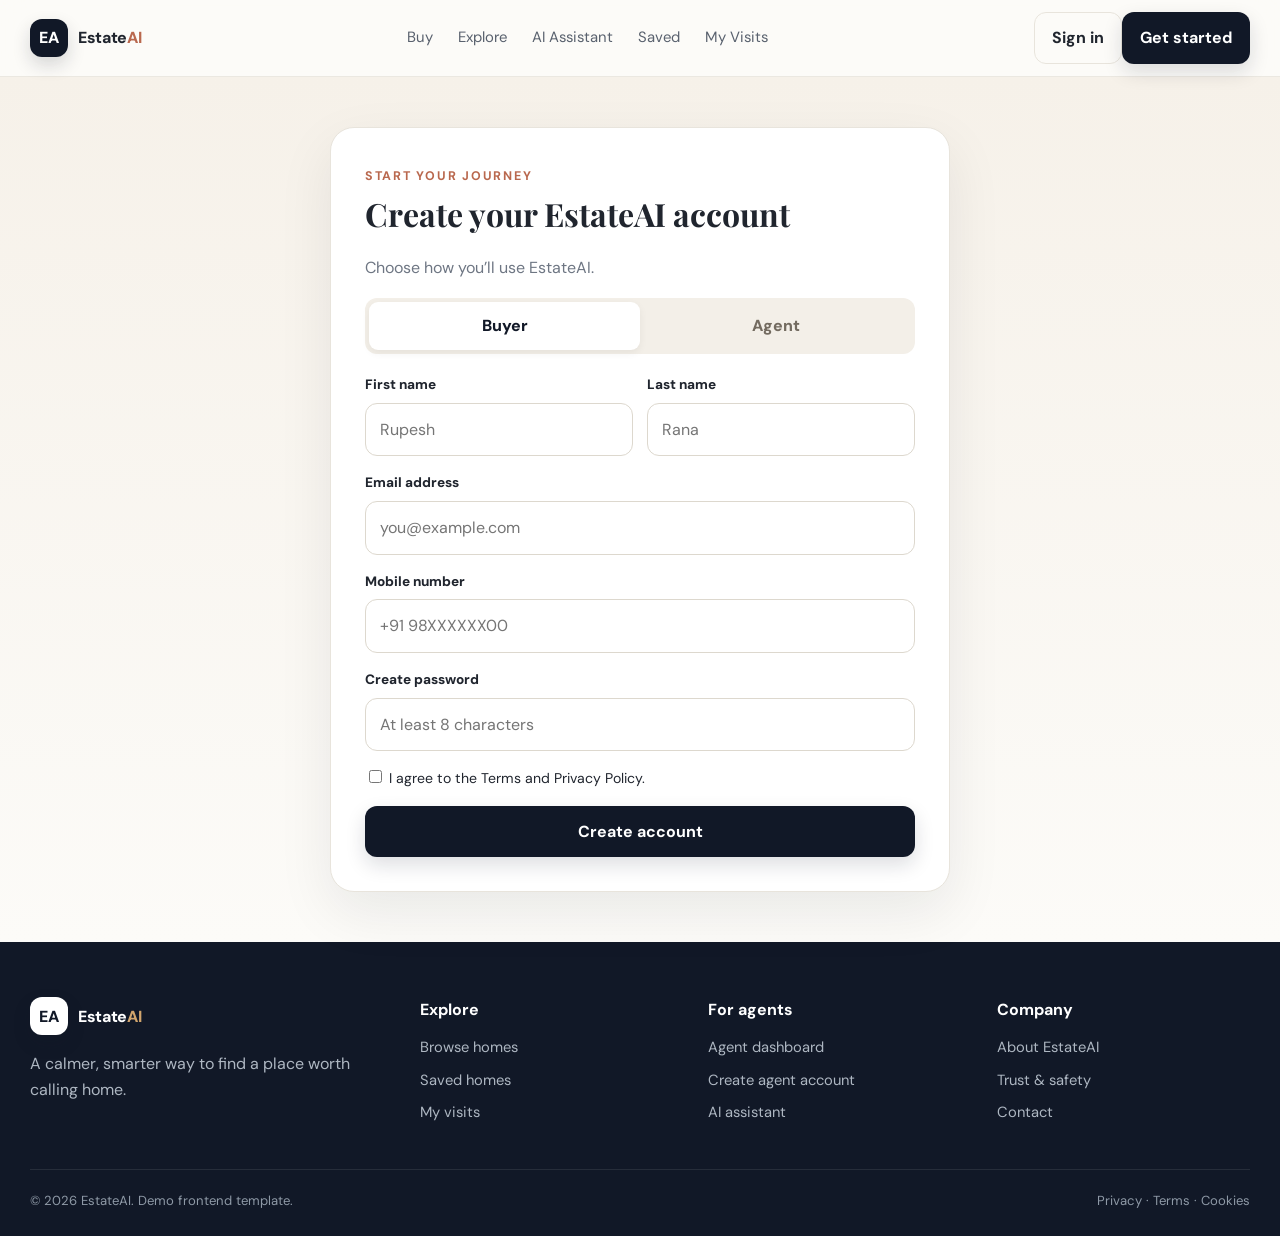
<file: frontend/register.html>
<!doctype html>
<html lang="en">
  <head>
    <meta charset="utf-8" />
    <meta name="viewport" content="width=device-width,initial-scale=1" />
    <title>Create account — EstateAI</title>
    <link rel="stylesheet" href="style.css" />
  </head>
  <body>
    <header class="navbar">
      <div class="container nav-inner">
        <a class="brand" href="index.html"
          ><span class="brand-mark">EA</span
          ><span>Estate<span style="color: #b9684e">AI</span></span></a
        >
        <nav class="nav-links">
          <a href="properties.html">Buy</a><a href="properties.html">Explore</a
          ><a href="chat.html">AI Assistant</a>
          <a href="saved-properties.html">Saved</a
          ><a href="my-visits.html">My Visits</a>
        </nav>
        <div class="nav-actions">
          <!-- Logged-out button -->
          <div id="guest-actions">
            <a class="btn btn-outline" href="login.html"> Sign in </a>

            <a class="btn btn-dark" href="register.html"> Get started </a>
          </div>

          <!-- Logged-in user area -->
          <div id="user-actions" class="user-menu" style="display: none">
            <div class="user-info">
              <span id="user-avatar" class="avatar">RR</span>

              <div class="user-details">
                <small>Welcome back</small>
                <span id="user-name">Rupesh Rana</span>
              </div>
            </div>

            <button id="logoutBtn" class="btn btn-outline" type="button">
              Logout
            </button>
          </div>
          <button
            class="menu-toggle"
            aria-label="Toggle navigation menu"
            aria-expanded="false"
            type="button"
          >☰</button>
        </div>
      </div>
    </header>

    <main class="auth-wrap">
      <section class="auth-card" style="width: min(620px, 100%)">
        <span class="eyebrow">Start your journey</span>
        <h1 class="serif">Create your EstateAI account</h1>
        <p class="muted">Choose how you’ll use EstateAI.</p>
        <div class="toggle" data-toggle-group style="margin: 18px 0 20px">
          <button class="active">Buyer</button><button>Agent</button>
        </div>
        <form
          class="form-grid"
          id="registerForm"
        >
          <div class="form-row">
            <div class="field">
              <label>First name</label><input id="firstName" placeholder="Rupesh" required />
            </div>
            <div class="field">
              <label>Last name</label><input id="lastName" placeholder="Rana" required />
            </div>
          </div>
          <div class="field">
            <label>Email address</label
            ><input id="registerEmail" type="email" placeholder="you@example.com" required />
          </div>
          <div class="field">
            <label>Mobile number</label
            ><input id="mobileNumber" placeholder="+91 98XXXXXX00" required />
          </div>
          <div class="field">
            <label>Create password</label
            ><input
              id="registerPassword"
              type="password"
              placeholder="At least 8 characters"
              required
            />
          </div>
          <label class="small"
            ><input type="checkbox" required /> I agree to the Terms and Privacy
            Policy.</label
          >
          <button class="btn btn-dark btn-block">Create account</button>
        </form>
      </section>
    </main>
    <footer class="footer">
      <div class="container">
        <div class="footer-grid">
          <div>
            <div class="brand">
              <span class="brand-mark" style="background: #fff; color: #111827"
                >EA</span
              ><span style="color: #fff"
                >Estate<span style="color: #d1a56d">AI</span></span
              >
            </div>
            <p style="max-width: 320px; color: #aeb7c2">
              A calmer, smarter way to find a place worth calling home.
            </p>
          </div>
          <div>
            <h4>Explore</h4>
            <a href="properties.html">Browse homes</a
            ><a href="saved-properties.html">Saved homes</a
            ><a href="my-visits.html">My visits</a>
          </div>
          <div>
            <h4>For agents</h4>
            <a href="agent-dashboard.html">Agent dashboard</a
            ><a href="register.html">Create agent account</a
            ><a href="chat.html">AI assistant</a>
          </div>
          <div>
            <h4>Company</h4>
            <a href="#">About EstateAI</a><a href="#">Trust & safety</a
            ><a href="#">Contact</a>
          </div>
        </div>
        <div class="footer-bottom">
          <span>© 2026 EstateAI. Demo frontend template.</span
          ><span>Privacy · Terms · Cookies</span>
        </div>
      </div>
    </footer>
    <script src="js/api.js"></script>
    <script src="js/register.js"></script>
    <script src="app.js"></script>
    <script src="js/properties.js"></script>
  </body>
</html>
</file>
<file: frontend/style.css>
@import url('https://fonts.googleapis.com/css2?family=DM+Sans:wght@400;500;600;700&family=Playfair+Display:wght@500;600;700&display=swap');

:root {
  --navy: #111827;
  --navy-2: #182231;
  --ink: #20252e;
  --muted: #6e7683;
  --cream: #f7f3ed;
  --paper: #ffffff;
  --line: #e8e4dc;
  --gold: #c79a62;
  --gold-dark: #a97b45;
  --terracotta: #b9684e;
  --sage: #71806f;
  --success: #4f7f61;
  --danger: #a84a4a;
  --shadow: 0 20px 55px rgba(18, 24, 37, .08);
  --shadow-soft: 0 10px 32px rgba(18, 24, 37, .06);
  --radius: 20px;
  --radius-sm: 12px;
  --max: 1220px;
}

* {
  box-sizing: border-box
}

html {
  scroll-behavior: smooth
}

body {
  margin: 0;
  color: var(--ink);
  background: #fcfbf8;
  font-family: "DM Sans", system-ui, sans-serif;
  line-height: 1.6;
}

a {
  color: inherit;
  text-decoration: none
}

button,
input,
select,
textarea {
  font: inherit
}

button {
  cursor: pointer
}

img {
  max-width: 100%;
  display: block
}

.container {
  width: min(var(--max), calc(100% - 40px));
  margin: auto
}

.serif {
  font-family: "Playfair Display", Georgia, serif
}

.muted {
  color: var(--muted)
}

.small {
  font-size: .88rem
}

.eyebrow {
  display: inline-flex;
  align-items: center;
  gap: 8px;
  color: var(--terracotta);
  font-size: .78rem;
  font-weight: 700;
  text-transform: uppercase;
  letter-spacing: .14em;
}

.badge {
  display: inline-flex;
  align-items: center;
  gap: 6px;
  padding: 7px 10px;
  border-radius: 999px;
  background: #f2eee7;
  color: #5d5143;
  font-size: .78rem;
  font-weight: 700;
}

.badge.success {
  background: #eaf2ec;
  color: var(--success)
}

.badge.pending {
  background: #f7eddd;
  color: #946d3b
}

.badge.confirmed {
  background: #e7f2ef;
  color: #356d60
}

.badge.completed {
  background: #edf0f2;
  color: #53606e
}

.badge.danger {
  background: #f8e9e7;
  color: var(--danger)
}

.navbar {
  position: sticky;
  top: 0;
  z-index: 40;
  background: rgba(252, 251, 248, .88);
  backdrop-filter: blur(18px);
  border-bottom: 1px solid rgba(232, 228, 220, .8);
}

.nav-inner {
  height: 76px;
  display: flex;
  align-items: center;
  justify-content: space-between;
  gap: 22px
}

.brand {
  display: flex;
  align-items: center;
  gap: 10px;
  font-weight: 800;
  letter-spacing: -.02em
}

.brand-mark {
  width: 38px;
  height: 38px;
  border-radius: 12px;
  background: var(--navy);
  color: #fff;
  display: grid;
  place-items: center;
  font-weight: 800;
  box-shadow: 0 8px 18px rgba(17, 24, 39, .16)
}

.nav-links {
  display: flex;
  align-items: center;
  gap: 25px;
  color: #59616e;
  font-size: .93rem
}

.nav-links a {
  transition: .2s
}

.nav-links a:hover,
.nav-links a.active {
  color: var(--navy)
}

.nav-actions {
  display: flex;
  align-items: center;
  gap: 10px
}

.menu-toggle {
  display: none;
  border: 0;
  background: transparent;
  font-size: 1.5rem;
  color: var(--navy)
}

.avatar {
  width: 38px;
  height: 38px;
  border-radius: 50%;
  display: grid;
  place-items: center;
  background: #dfc8aa;
  color: #5d4433;
  font-weight: 800;
  font-size: .85rem
}

.btn {
  display: inline-flex;
  align-items: center;
  justify-content: center;
  gap: 9px;
  padding: 12px 17px;
  border-radius: 12px;
  border: 1px solid transparent;
  font-weight: 700;
  transition: .2s;
}

.btn:hover {
  transform: translateY(-1px)
}

.btn-dark {
  background: var(--navy);
  color: #fff;
  box-shadow: 0 8px 20px rgba(17, 24, 39, .14)
}

.btn-dark:hover {
  background: #0d1420
}

.btn-gold {
  background: var(--gold);
  color: #20170e
}

.btn-outline {
  background: transparent;
  border-color: var(--line);
  color: var(--ink)
}

.btn-light {
  background: #fff;
  border-color: #eee9e0
}

.btn-block {
  width: 100%
}

.btn-icon {
  width: 42px;
  height: 42px;
  padding: 0;
  border-radius: 12px
}

.hero {
  position: relative;
  overflow: hidden;
  background: var(--navy);
  color: #fff;
  min-height: 620px;
  display: flex;
  align-items: center
}

.hero::before {
  content: "";
  position: absolute;
  inset: 0;
  background:
    linear-gradient(90deg, rgba(14, 20, 31, .90) 0%, rgba(14, 20, 31, .74) 43%, rgba(14, 20, 31, .28) 100%),
    url("https://images.unsplash.com/photo-1600607687939-ce8a6c25118c?auto=format&fit=crop&w=1800&q=85") center/cover;
}

.hero .container {
  position: relative;
  z-index: 1;
  padding: 88px 0
}

.hero-content {
  max-width: 730px
}

.hero h1 {
  font-size: clamp(2.9rem, 6vw, 5.6rem);
  line-height: 1.02;
  margin: 18px 0;
  font-family: "Playfair Display", Georgia, serif;
  letter-spacing: -.04em
}

.hero p {
  max-width: 620px;
  color: #d8dee7;
  font-size: 1.1rem
}

.hero-kicker {
  display: flex;
  align-items: center;
  gap: 10px;
  color: #ddd0bd;
  font-weight: 700
}

.search-shell {
  margin-top: 34px;
  padding: 8px;
  background: #fff;
  border-radius: 18px;
  display: grid;
  grid-template-columns: 1.4fr 1fr .9fr auto;
  gap: 5px;
  box-shadow: 0 26px 55px rgba(0, 0, 0, .24)
}

.search-field {
  display: flex;
  flex-direction: column;
  justify-content: center;
  padding: 12px 14px;
  border-right: 1px solid #ece7df
}

.search-field:last-of-type {
  border: 0
}

.search-field label {
  font-size: .71rem;
  text-transform: uppercase;
  letter-spacing: .11em;
  color: #888;
  font-weight: 800
}

.search-field select,
.search-field input {
  border: 0;
  outline: 0;
  background: transparent;
  color: var(--ink);
  margin-top: 4px;
  font-weight: 700;
  width: 100%
}

.search-submit {
  min-width: 118px;
  margin: 3px;
  background: var(--navy);
  color: #fff;
  border-radius: 13px;
  border: 0;
  font-weight: 800
}

.search-submit:hover {
  background: #1c2635
}

.section {
  padding: 82px 0
}

.section.alt {
  background: var(--cream)
}

.section-head {
  display: flex;
  justify-content: space-between;
  align-items: end;
  gap: 20px;
  margin-bottom: 30px
}

.section h2 {
  font-size: clamp(2rem, 4vw, 3.15rem);
  line-height: 1.08;
  margin: 8px 0 0
}

.section-intro {
  max-width: 600px;
  color: var(--muted)
}

.link-more {
  color: var(--gold-dark);
  font-weight: 800
}

.property-grid {
  display: grid;
  grid-template-columns: repeat(3, 1fr);
  gap: 22px
}

.property-card {
  background: var(--paper);
  border: 1px solid var(--line);
  border-radius: 18px;
  overflow: hidden;
  box-shadow: var(--shadow-soft);
  transition: .26s;
  position: relative;
}

.property-card:hover {
  transform: translateY(-5px);
  box-shadow: var(--shadow)
}

.property-image {
  height: 240px;
  position: relative;
  overflow: hidden
}

.property-image img {
  width: 100%;
  height: 100%;
  object-fit: cover;
  transition: .45s
}

.property-card:hover .property-image img {
  transform: scale(1.035)
}

.heart {
  position: absolute;
  top: 14px;
  right: 14px;
  width: 40px;
  height: 40px;
  border: 0;
  border-radius: 50%;
  background: rgba(255, 255, 255, .92);
  display: grid;
  place-items: center;
  font-size: 1.1rem;
  z-index: 2;
  box-shadow: 0 6px 18px rgba(0, 0, 0, .12)
}

.heart.saved {
  color: #b64b4b
}

.property-tag {
  position: absolute;
  left: 14px;
  top: 14px
}

.property-body {
  padding: 18px
}

.price {
  font-size: 1.35rem;
  font-weight: 800
}

.location {
  color: var(--muted);
  font-size: .92rem;
  margin: 4px 0 14px;
  white-space: nowrap;
  overflow: hidden;
  text-overflow: ellipsis
}

.property-meta {
  display: flex;
  gap: 15px;
  color: #535c69;
  font-size: .88rem;
  padding-top: 13px;
  border-top: 1px solid var(--line)
}

.property-meta span {
  display: flex;
  align-items: center;
  gap: 5px
}

.stats {
  display: grid;
  grid-template-columns: repeat(4, 1fr);
  gap: 12px;
  margin-top: 24px
}

.stat {
  padding: 18px;
  border: 1px solid var(--line);
  border-radius: 16px;
  background: #fff
}

.stat strong {
  display: block;
  font-size: 1.45rem
}

.stat span {
  color: var(--muted);
  font-size: .85rem
}

.page-head {
  padding: 62px 0 25px
}

.page-head h1 {
  font-size: clamp(2.2rem, 4.2vw, 4rem);
  line-height: 1.04;
  margin: 8px 0
}

.page-shell {
  padding: 25px 0 75px
}

.auth-wrap {
  min-height: calc(100vh - 76px);
  display: grid;
  place-items: center;
  padding: 50px 20px;
  background: linear-gradient(180deg, #f6f1e9, #fcfbf8)
}

.auth-card {
  width: min(480px, 100%);
  background: #fff;
  border: 1px solid var(--line);
  border-radius: 24px;
  padding: 34px;
  box-shadow: var(--shadow)
}

.auth-card h1 {
  margin: 0;
  font-size: 2rem
}

.form-grid {
  display: grid;
  gap: 16px
}

.form-row {
  display: grid;
  grid-template-columns: 1fr 1fr;
  gap: 14px
}

.field {
  display: grid;
  gap: 7px
}

.field label {
  font-size: .85rem;
  font-weight: 800
}

.field input,
.field select,
.field textarea {
  width: 100%;
  padding: 13px 14px;
  border-radius: 12px;
  border: 1px solid #ddd8ce;
  background: #fff;
  outline: none
}

.field input:focus,
.field select:focus,
.field textarea:focus {
  border-color: var(--gold);
  box-shadow: 0 0 0 3px rgba(199, 154, 98, .14)
}

.toggle {
  display: grid;
  grid-template-columns: 1fr 1fr;
  background: #f3efe8;
  padding: 4px;
  border-radius: 12px
}

.toggle button {
  border: 0;
  background: transparent;
  padding: 11px;
  border-radius: 9px;
  font-weight: 800;
  color: #736b60
}

.toggle button.active {
  background: #fff;
  color: var(--navy);
  box-shadow: 0 3px 9px rgba(0, 0, 0, .06)
}

.filters {
  display: grid;
  grid-template-columns: 1.2fr 1fr 1fr 1fr auto;
  gap: 10px;
  margin: 20px 0 28px;
  padding: 13px;
  border: 1px solid var(--line);
  border-radius: 16px;
  background: #fff;
  box-shadow: var(--shadow-soft)
}

.filters select,
.filters input {
  width: 100%;
  border: 1px solid #ebe6dd;
  background: #faf9f6;
  padding: 11px 12px;
  border-radius: 11px;
  outline: 0
}

.filters label {
  font-size: .75rem;
  font-weight: 800;
  color: #746e64;
  display: block;
  margin: 0 0 6px
}

.filter-item {
  min-width: 0
}

.results-toolbar {
  display: flex;
  align-items: center;
  justify-content: space-between;
  gap: 16px;
  margin-bottom: 15px;
}

.results-toolbar strong {
  color: var(--navy);
}

#sortBy {
  min-width: 210px;
  padding: 11px 36px 11px 13px;
  border: 1px solid #ddd8ce;
  border-radius: 11px;
  background: #fff;
  color: var(--ink);
  outline: 0;
}

#sortBy:focus {
  border-color: var(--gold);
  box-shadow: 0 0 0 3px rgba(199, 154, 98, .14);
}

.detail-hero {
  padding: 30px 0
}

.gallery {
  display: grid;
  grid-template-columns: 2fr 1fr 1fr;
  grid-auto-rows: 220px;
  gap: 10px;
  margin-bottom: 30px;
  border-radius: 16px;
}

.gallery img {
  width: 100%;
  height: 100%;
  object-fit: cover;
  border-radius: 15px
}

.gallery img:first-child {
  grid-row: span 2
}

.detail-layout {
  display: grid;
  grid-template-columns: minmax(0, 1.4fr) minmax(340px, .8fr);
  gap: 28px;
  margin-top: 28px
}

.detail-panel {
  background: #fff;
  border: 1px solid var(--line);
  border-radius: 20px;
  padding: 26px;
  box-shadow: var(--shadow-soft)
}

.detail-title {
  font-size: clamp(2rem, 4vw, 3.4rem);
  line-height: 1.05;
  margin: 6px 0 10px;
  font-family: "Playfair Display", Georgia, serif
}

.detail-price {
  font-size: 1.65rem;
  font-weight: 800
}

.detail-meta {
  display: flex;
  flex-wrap: wrap;
  gap: 18px;
  color: #5b6471;
  margin: 18px 0
}

.detail-meta strong {
  color: var(--ink)
}

.feature-list {
  display: grid;
  grid-template-columns: repeat(2, 1fr);
  gap: 14px;
  margin: 22px 0
}

.feature {
  border: 1px solid var(--line);
  border-radius: 13px;
  padding: 13px
}

.feature span {
  display: block;
  color: var(--muted);
  font-size: .78rem
}

.map-placeholder {
  height: 290px;
  border-radius: 15px;
  background:
    linear-gradient(rgba(255, 255, 255, .56), rgba(255, 255, 255, .56)),
    repeating-linear-gradient(0deg, #ddd 0 1px, transparent 1px 45px),
    repeating-linear-gradient(90deg, #ddd 0 1px, transparent 1px 45px),
    #ece9e1;
  display: grid;
  place-items: center;
  color: #676157;
  font-weight: 800;
  letter-spacing: .04em
}

.cta-stack {
  display: grid;
  gap: 9px;
  margin-top: 18px
}

.ai-callout {
  background: linear-gradient(145deg, #172331, #273443);
  color: #fff;
  border-radius: 18px;
  padding: 22px;
  box-shadow: var(--shadow)
}

.ai-callout p {
  color: #d6dce4;
  margin: 7px 0 15px
}

.list-row {
  display: grid;
  grid-template-columns: 180px 1fr auto;
  gap: 18px;
  align-items: center;
  padding: 14px;
  border: 1px solid var(--line);
  border-radius: 17px;
  background: #fff;
  margin-bottom: 12px;
  box-shadow: var(--shadow-soft)
}

.list-row img {
  height: 125px;
  width: 180px;
  object-fit: cover;
  border-radius: 12px
}

.list-row h3 {
  margin: 4px 0
}

.list-actions {
  display: flex;
  gap: 8px;
  justify-content: flex-end
}

.empty {
  padding: 80px 20px;
  text-align: center;
  border: 1px dashed #d9d1c4;
  border-radius: 20px;
  background: #fff
}

.empty-icon {
  font-size: 2.5rem
}

.chat-shell {
  height: calc(100vh - 76px);
  display: grid;
  grid-template-columns: 310px 1fr;
  background: #f8f6f1
}

.chat-side {
  border-right: 1px solid var(--line);
  padding: 22px;
  background: #fff
}

.chat-side h3 {
  margin-top: 0
}

.chat-history {
  display: grid;
  gap: 8px;
  margin-top: 16px
}

.chat-history button {
  border: 0;
  background: #f7f4ee;
  text-align: left;
  border-radius: 12px;
  padding: 12px;
  color: #505963
}

.chat-history button:hover {
  background: #efe9df
}

.chat-main {
  display: flex;
  flex-direction: column;
  min-width: 0
}

.chat-top {
  padding: 18px 24px;
  border-bottom: 1px solid var(--line);
  background: #fff;
  display: flex;
  align-items: center;
  gap: 12px
}

.ai-avatar {
  width: 40px;
  height: 40px;
  border-radius: 13px;
  background: var(--navy);
  color: #fff;
  display: grid;
  place-items: center;
  font-weight: 800
}

.chat-messages {
  flex: 1;
  overflow: auto;
  padding: 28px;
  display: flex;
  flex-direction: column;
  gap: 14px
}

.bubble {
  max-width: min(680px, 78%);
  padding: 13px 16px;
  border-radius: 16px;
  box-shadow: 0 6px 18px rgba(0, 0, 0, .04)
}

.bubble.ai {
  background: #fff;
  border: 1px solid var(--line);
  border-top-left-radius: 5px
}

.bubble.user {
  background: var(--navy);
  color: #fff;
  align-self: flex-end;
  border-top-right-radius: 5px
}

.chat-input {
  padding: 16px 22px;
  border-top: 1px solid var(--line);
  background: #fff;
  display: flex;
  gap: 9px
}

.chat-input input {
  flex: 1;
  border: 1px solid var(--line);
  border-radius: 13px;
  padding: 13px 15px;
  outline: 0
}

.chat-input button {
  border: 0;
  border-radius: 13px;
  background: var(--navy);
  color: #fff;
  width: 48px
}

.dashboard-grid {
  display: grid;
  grid-template-columns: 1.2fr .8fr;
  gap: 22px
}

.panel {
  background: #fff;
  border: 1px solid var(--line);
  border-radius: 19px;
  padding: 22px;
  box-shadow: var(--shadow-soft)
}

.panel h3 {
  margin: 0 0 15px
}

.table {
  width: 100%;
  border-collapse: collapse
}

.table th,
.table td {
  text-align: left;
  padding: 13px 8px;
  border-bottom: 1px solid var(--line);
  font-size: .9rem
}

.table th {
  color: var(--muted);
  font-size: .76rem;
  text-transform: uppercase;
  letter-spacing: .08em
}

.profile-grid {
  display: grid;
  grid-template-columns: 300px 1fr;
  gap: 22px
}

.profile-card {
  text-align: center
}

.profile-avatar {
  width: 92px;
  height: 92px;
  border-radius: 50%;
  background: #dec3a0;
  color: #594534;
  display: grid;
  place-items: center;
  font-size: 1.5rem;
  font-weight: 900;
  margin: 0 auto 14px
}

.menu-card {
  display: grid;
  gap: 6px
}

.menu-card a {
  padding: 11px 13px;
  border-radius: 10px;
  color: #68717d
}

.menu-card a.active,
.menu-card a:hover {
  background: #f4f0e8;
  color: var(--navy);
  font-weight: 700
}

.footer {
  background: var(--navy);
  color: #d9dfe7;
  padding: 55px 0 25px
}

.footer-grid {
  display: grid;
  grid-template-columns: 1.4fr 1fr 1fr 1fr;
  gap: 35px
}

.footer h4 {
  color: #fff;
  margin: 0 0 13px
}

.footer a {
  display: block;
  color: #aeb7c2;
  margin: 9px 0;
  font-size: .92rem
}

.footer-bottom {
  border-top: 1px solid rgba(255, 255, 255, .09);
  margin-top: 35px;
  padding-top: 20px;
  display: flex;
  justify-content: space-between;
  gap: 15px;
  color: #8e99a6;
  font-size: .82rem
}

.toast {
  position: fixed;
  right: 20px;
  bottom: 20px;
  background: var(--navy);
  color: #fff;
  padding: 13px 16px;
  border-radius: 12px;
  box-shadow: var(--shadow);
  opacity: 0;
  transform: translateY(12px);
  pointer-events: none;
  transition: .25s;
  z-index: 60
}

.toast.show {
  opacity: 1;
  transform: translateY(0)
}

@media(max-width:1050px) {
  .nav-links {
    display: none
  }

  .menu-toggle {
    display: block
  }

  .nav-inner {
    position: relative
  }

  .nav-actions {
    margin-left: auto;
  }

  .nav-links.open {
    display: flex;
    position: absolute;
    left: 0;
    right: 0;
    top: 76px;
    background: #fff;
    padding: 18px;
    flex-direction: column;
    align-items: flex-start;
    border: 1px solid var(--line);
    border-radius: 0 0 16px 16px;
    box-shadow: var(--shadow)
  }

  .property-grid {
    grid-template-columns: repeat(2, 1fr)
  }

  .search-shell {
    grid-template-columns: 1fr 1fr
  }

  .search-submit {
    min-height: 50px
  }

  .filters {
    grid-template-columns: 1fr 1fr
  }

  .dashboard-grid,
  .profile-grid {
    grid-template-columns: 1fr
  }
}

@media(max-width:720px) {
  .container {
    width: min(var(--max), calc(100% - 24px))
  }

  .hero {
    min-height: 700px
  }

  .hero .container {
    padding: 70px 0
  }

  .search-shell {
    grid-template-columns: 1fr
  }

  .search-field {
    border-right: 0;
    border-bottom: 1px solid #ece7df
  }

  .search-submit {
    padding: 14px
  }

  .section {
    padding: 64px 0
  }

  .section-head {
    display: block
  }

  .section-head .link-more {
    display: inline-block;
    margin-top: 10px
  }

  .property-grid {
    grid-template-columns: 1fr
  }

  .stats {
    grid-template-columns: 1fr 1fr
  }

  .form-row {
    grid-template-columns: 1fr
  }

  .filters {
    grid-template-columns: 1fr
  }

  .nav-actions #guest-actions,
  .nav-actions #user-actions {
    display: none !important;
  }

  .results-toolbar {
    align-items: stretch;
    flex-direction: column;
    gap: 8px;
  }

  #sortBy {
    width: 100%;
  }

  .gallery {
    height: 430px;
    grid-template-columns: 1fr 1fr;
    grid-template-rows: 1.2fr .8fr
  }

  .gallery img:first-child {
    grid-column: span 2;
    grid-row: 1
  }

  .detail-layout {
    grid-template-columns: 1fr
  }

  .detail-panel {
    padding: 20px
  }

  .list-row {
    grid-template-columns: 100px 1fr
  }

  .list-row img {
    width: 100px;
    height: 100px
  }

  .list-actions {
    grid-column: 1/-1;
    justify-content: stretch
  }

  .list-actions .btn {
    flex: 1
  }

  .chat-shell {
    grid-template-columns: 1fr
  }

  .chat-side {
    display: none
  }

  .footer-grid {
    grid-template-columns: 1fr 1fr
  }

  .footer-bottom {
    display: block
  }
}

/* ================= User Navbar UI ================= */

.user-menu {
  display: flex;
  align-items: center;
  gap: 14px;
}

.user-info {
  display: flex;
  align-items: center;
  gap: 10px;
  min-width: 0;
}

.user-details {
  display: flex;
  flex-direction: column;
  line-height: 1.25;
  min-width: 0;
}

.user-details #user-name {
  max-width: 150px;
  overflow: hidden;
  text-overflow: ellipsis;
  white-space: nowrap;
  font-size: 0.9rem;
  font-weight: 800;
  color: var(--navy);
}

.user-details small {
  margin-top: 3px;
  color: var(--muted);
  font-size: 0.72rem;
}

/* Existing avatar class ko thoda improve karna */
.user-info .avatar {
  flex-shrink: 0;
  width: 40px;
  height: 40px;
  border: 2px solid #f0e4d5;
  background: #dfc8aa;
  color: #5d4433;
}

/* Mobile responsive UI */
@media (max-width: 768px) {
  .user-menu {
    gap: 8px;
  }

  .user-details {
    display: none;
  }

  .user-info .avatar {
    width: 36px;
    height: 36px;
  }

  .user-menu .btn {
    padding: 9px 11px;
    font-size: 0.8rem;
  }
}

/* ================= Mobile Navigation ================= */

@media (max-width: 900px) {

  .nav-links {
    display: none;
    position: absolute;
    top: 76px;
    left: 20px;
    right: 20px;
    flex-direction: column;
    align-items: stretch;
    gap: 0;
    padding: 12px;
    background: var(--paper);
    border: 1px solid var(--line);
    border-radius: 16px;
    box-shadow: var(--shadow-soft);
  }

  .nav-links.menu-open {
    display: flex;
  }

  .nav-links a {
    padding: 13px 14px;
    border-radius: 10px;
  }

  .nav-links a:hover {
    background: var(--cream);
  }

  .menu-toggle {
    display: block;
    border: 1px solid var(--line);
    background: var(--paper);
    color: var(--navy);
    border-radius: 10px;
    padding: 7px 11px;
    font-size: 1.35rem;
    line-height: 1;
  }

}

/* =========================
   Property Image Gallery
   ========================= */

.gallery {
    display: grid;
    grid-template-columns: 2fr 1fr 1fr;
    grid-auto-rows: 220px;
    gap: 10px;
    margin-bottom: 30px;
    border-radius: 16px;
}

.gallery-item {
    overflow: hidden;
    border-radius: 12px;
    min-width: 0;
    min-height: 0;
}

.gallery-item img {
    width: 100%;
    height: 100%;
    display: block;
    object-fit: cover;
    transition: transform 0.3s ease;
}

.gallery-item img:hover {
    transform: scale(1.03);
}

.gallery-main {
    grid-row: span 2;
}

@media (max-width: 768px) {
    .gallery {
        grid-template-columns: 1fr 1fr;
        grid-auto-rows: 180px;
    }

    .gallery-main {
        grid-column: 1 / 3;
        grid-row: span 1;
    }
}

@media (max-width: 480px) {
    .gallery {
        grid-template-columns: 1fr;
        grid-auto-rows: 220px;
    }

    .gallery-main {
        grid-column: auto;
        grid-row: span 1;
    }
}
</file>
